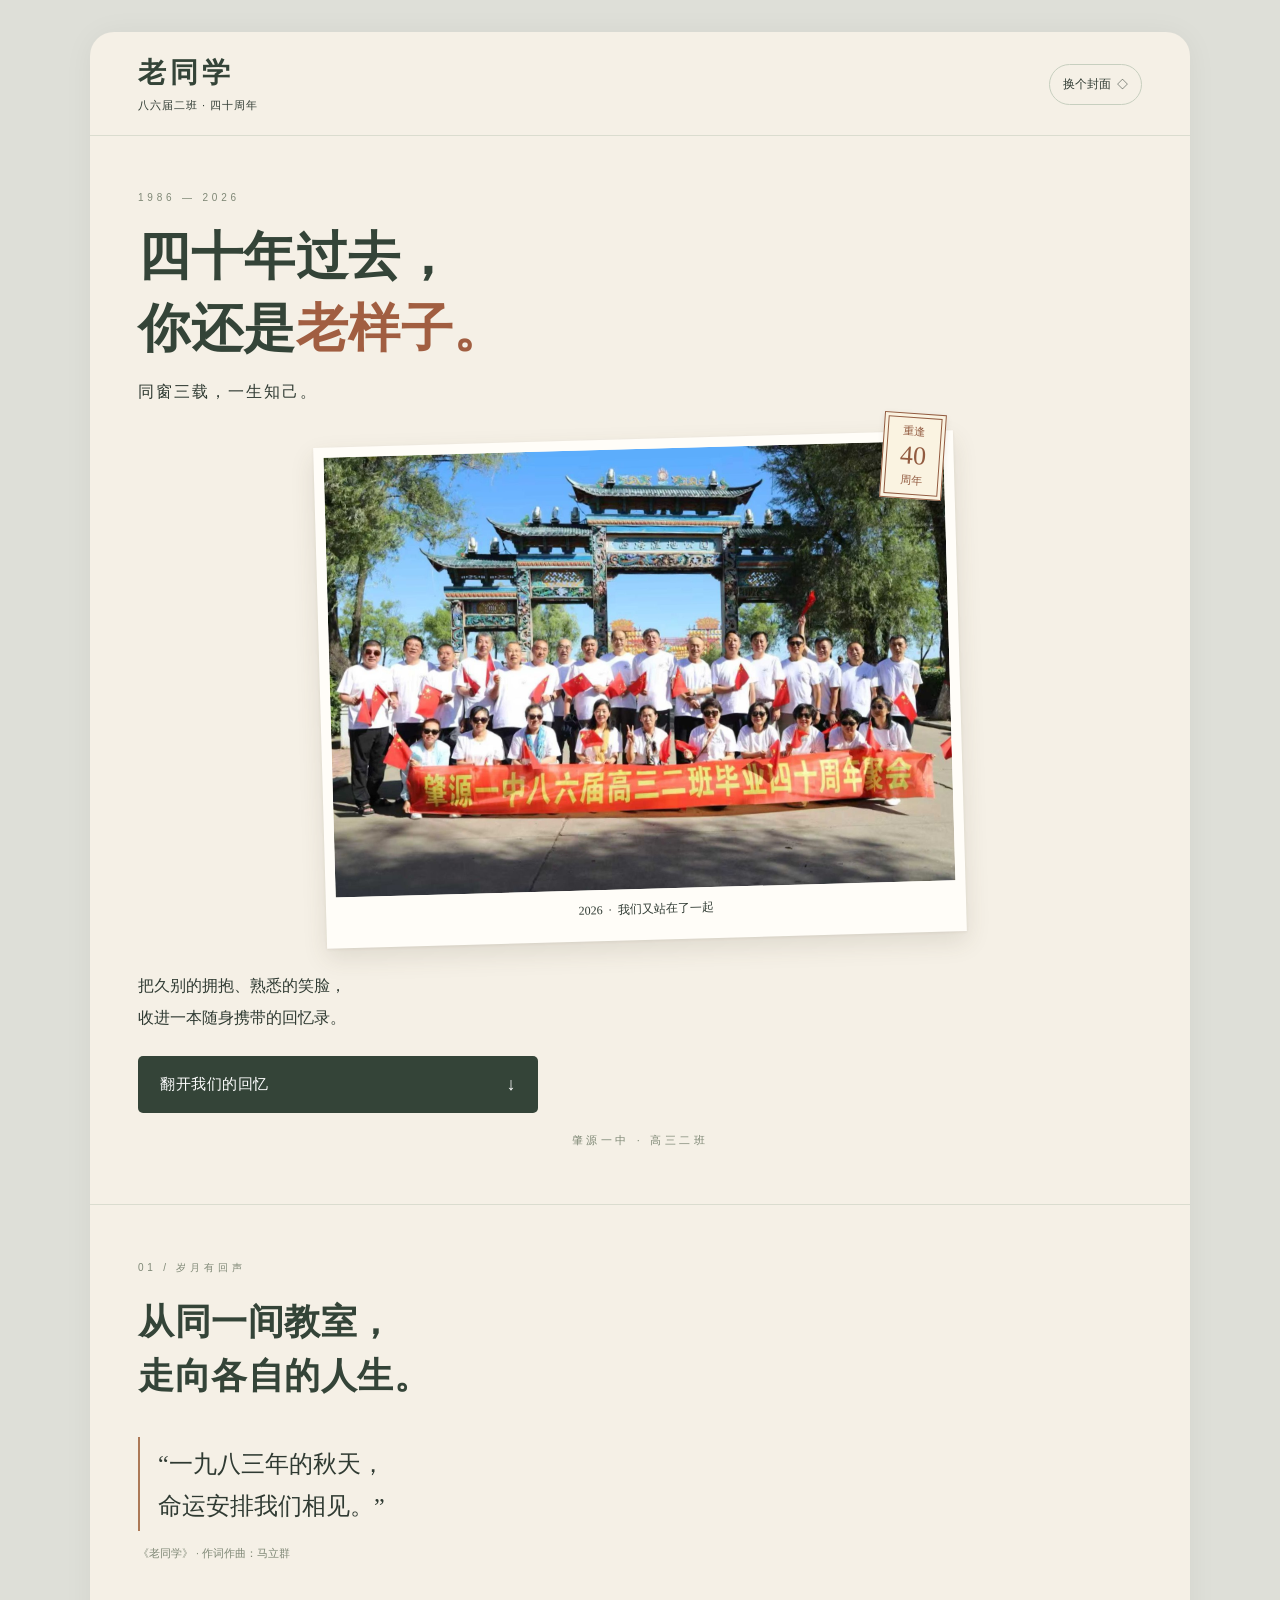
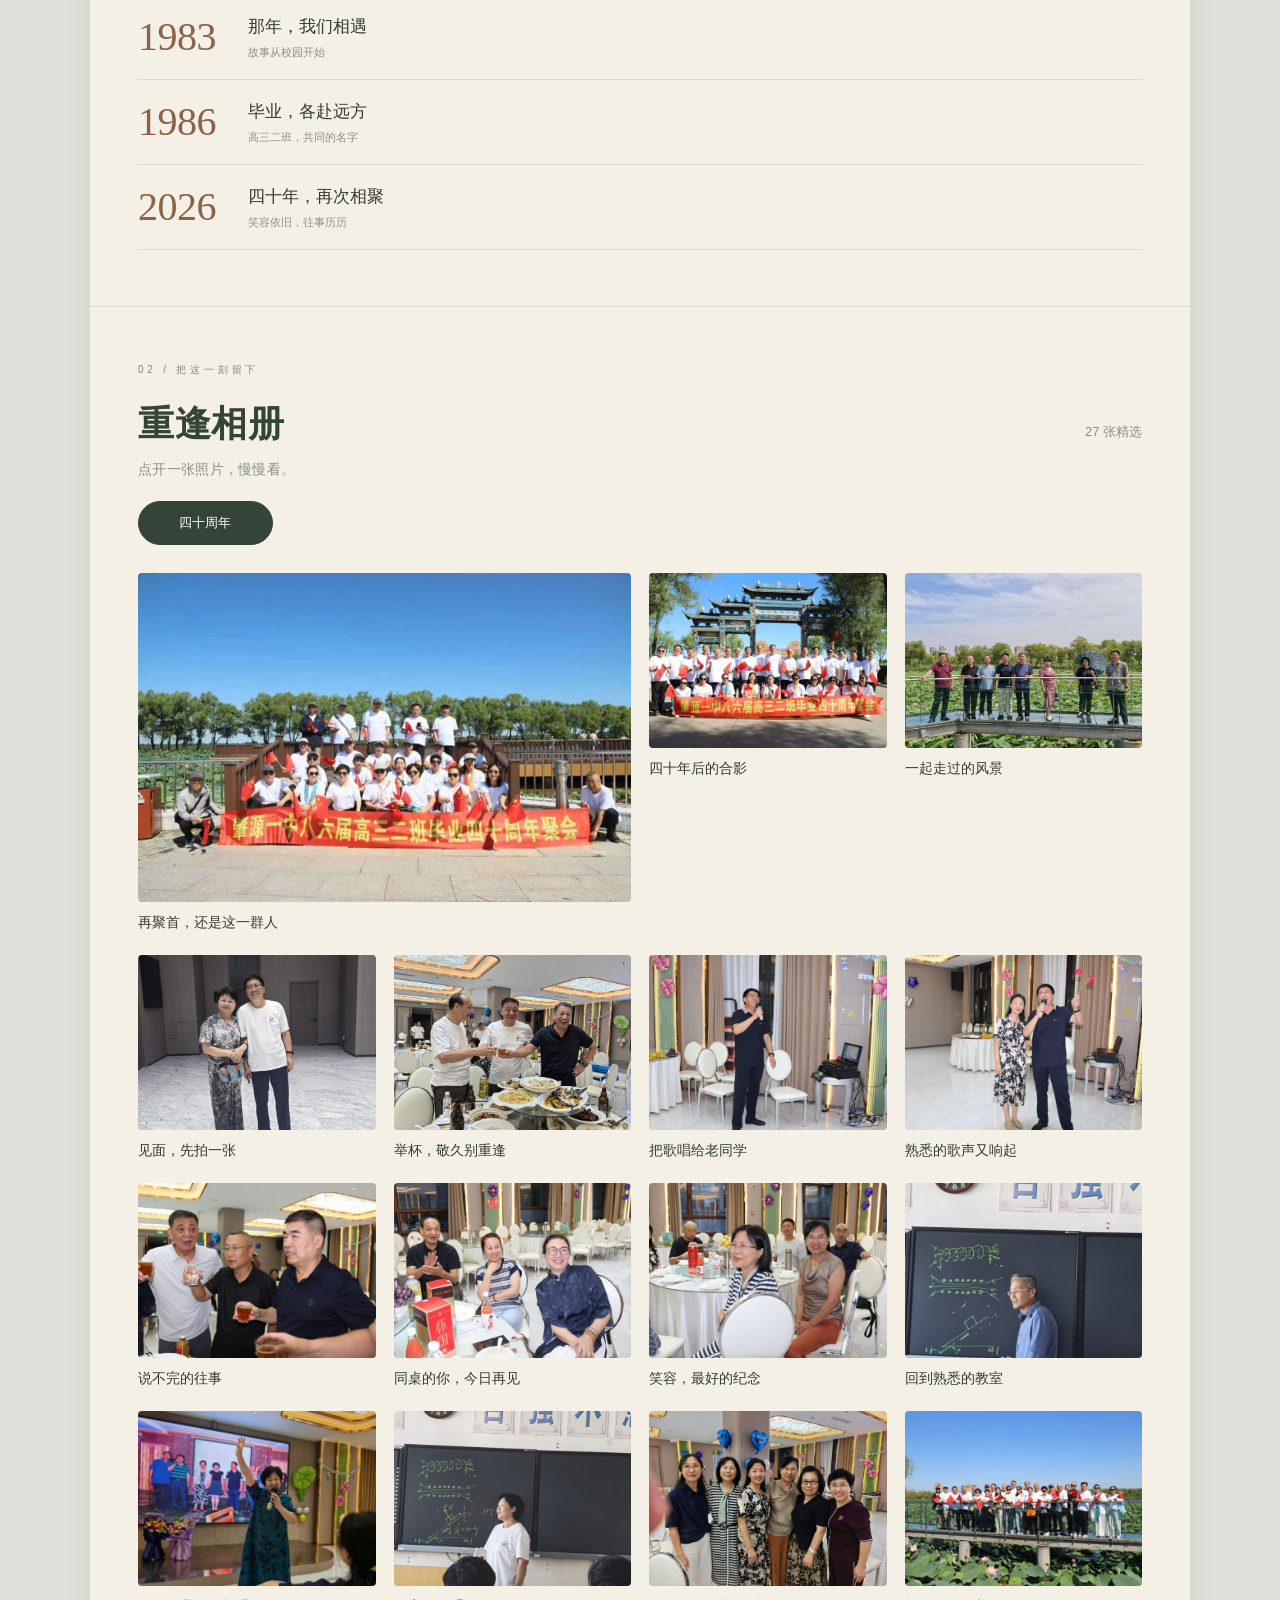
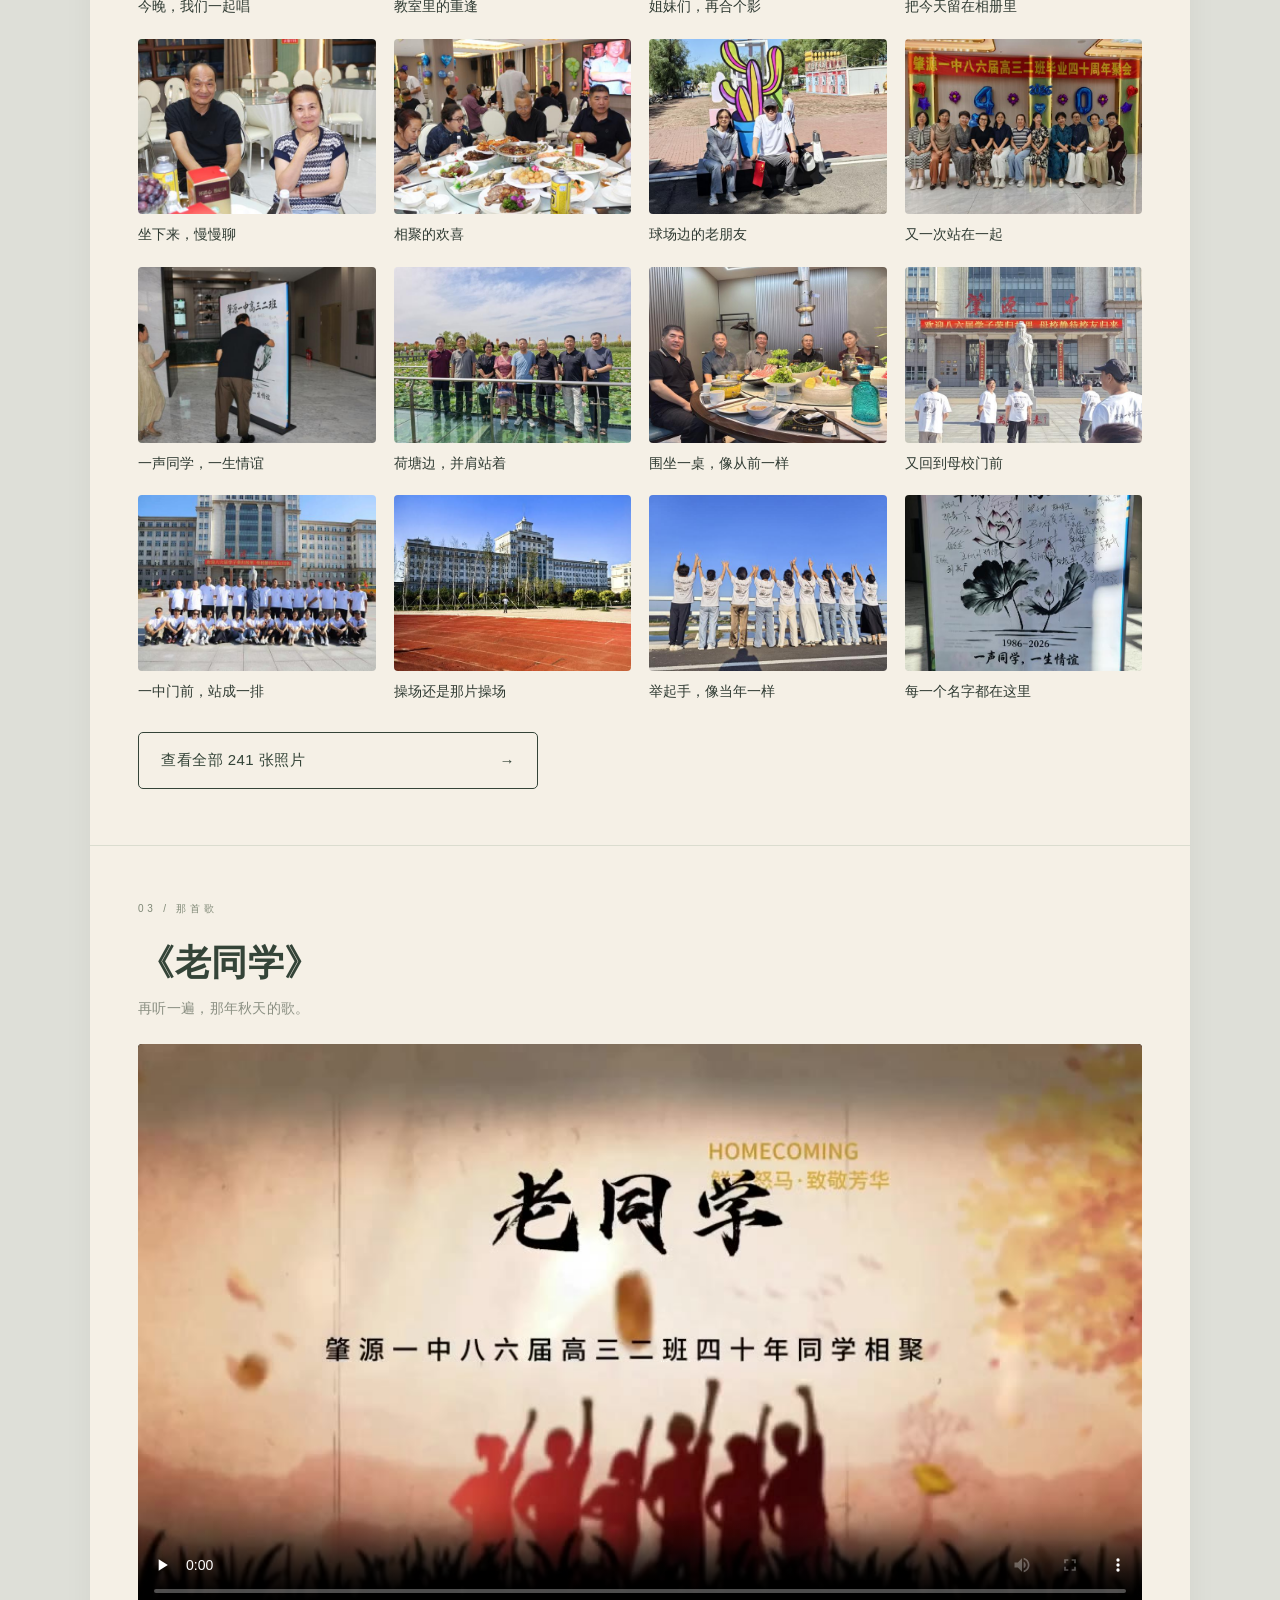
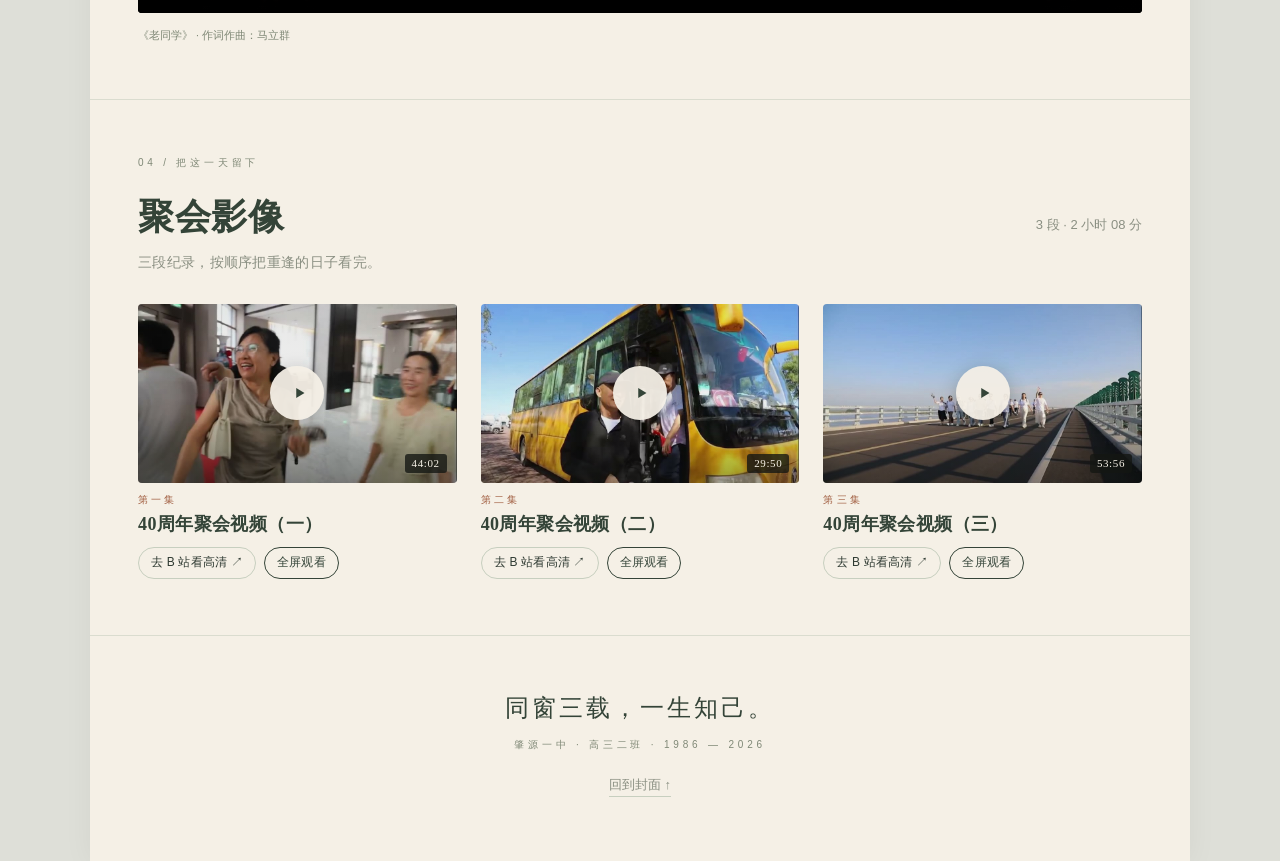
<file: index.html>
<!DOCTYPE html>
<html lang="zh-CN">
<head>
<meta charset="utf-8">
<meta name="viewport" content="width=device-width,initial-scale=1,viewport-fit=cover">
<meta name="theme-color" content="#f5f0e6">
<title>老同学 · 肇源一中八六届高三二班毕业四十周年聚会</title>
<meta name="description" content="1986 — 2026 · 四十年过去，你还是老样子。同窗三载，一生知己。">
<link rel="preload" as="image" href="assets/full/0265.jpg">
<link rel="stylesheet" href="assets/style.css">
</head>
<body>
<main class="book" id="home">

  <header class="top">
    <div class="brand">
      <h1>老同学</h1>
      <p>八六届二班 · 四十周年</p>
    </div>
    <button class="pill" id="coverBtn" type="button">换个封面 <i>◇</i></button>
  </header>

  <section class="hero">
    <div class="eyebrow">1986 — 2026</div>
    <h2>四十年过去，<br>你还是<em>老样子。</em></h2>
    <p class="lead">同窗三载，一生知己。</p>
    <div class="polaroid-wrap">
      <div class="stamp" aria-hidden="true"><span>重逢</span><strong>40</strong><span>周年</span></div>
      <figure class="polaroid">
        <div class="ph"><img id="coverImg" src="assets/full/0265.jpg" alt="肇源一中八六届高三二班毕业四十周年聚会合影" fetchpriority="high"></div>
        <figcaption><b>2026</b> &nbsp;·&nbsp; 我们又站在了一起</figcaption>
      </figure>
    </div>
    <p class="intro">把久别的拥抱、熟悉的笑脸，<br>收进一本随身携带的回忆录。</p>
    <a class="cta" href="#memory"><span>翻开我们的回忆</span><span class="arr">↓</span></a>
    <div class="school">肇源一中 · 高三二班</div>
  </section>

  <section class="sec" id="memory">
    <div class="eyebrow">01 / 岁月有回声</div>
    <h3>从同一间教室，<br>走向各自的人生。</h3>
    <blockquote class="quote">“一九八三年的秋天，<br>命运安排我们相见。”</blockquote>
    <div class="credit">《老同学》 · 作词作曲：马立群</div>
    <ul class="timeline">
      <li><span class="yr">1983</span><div><b>那年，我们相遇</b><small>故事从校园开始</small></div></li>
      <li><span class="yr">1986</span><div><b>毕业，各赴远方</b><small>高三二班，共同的名字</small></div></li>
      <li><span class="yr">2026</span><div><b>四十年，再次相聚</b><small>笑容依旧，往事历历</small></div></li>
    </ul>
  </section>

  <section class="sec" id="album">
    <div class="eyebrow">02 / 把这一刻留下</div>
    <div class="album-head"><h3>重逢相册</h3><span class="count" id="albumCount">27 张精选</span></div>
    <p class="sub">点开一张照片，慢慢看。</p>
    <div class="tabs" role="tablist">
      <button class="on" data-f="40" type="button">四十周年</button>
    </div>
    <div class="grid" id="grid">
      <figure class="card big" data-tag="40" data-i="0">
        <div class="im"><img src="assets/thumb/0085.jpg" data-full="assets/full/0085.jpg" alt="再聚首，还是这一群人" loading="eager" decoding="async"></div>
        <p>再聚首，还是这一群人</p>
      </figure>
      <figure class="card" data-tag="40" data-i="1">
        <div class="im"><img src="assets/thumb/0265.jpg" data-full="assets/full/0265.jpg" alt="四十年后的合影" loading="eager" decoding="async"></div>
        <p>四十年后的合影</p>
      </figure>
      <figure class="card" data-tag="40" data-i="2">
        <div class="im"><img src="assets/thumb/0061.jpg" data-full="assets/full/0061.jpg" alt="一起走过的风景" loading="eager" decoding="async"></div>
        <p>一起走过的风景</p>
      </figure>
      <figure class="card" data-tag="40" data-i="3">
        <div class="im"><img src="assets/thumb/0096.jpg" data-full="assets/full/0096.jpg" alt="见面，先拍一张" loading="lazy" decoding="async"></div>
        <p>见面，先拍一张</p>
      </figure>
      <figure class="card" data-tag="40" data-i="4">
        <div class="im"><img src="assets/thumb/0220.jpg" data-full="assets/full/0220.jpg" alt="举杯，敬久别重逢" loading="lazy" decoding="async"></div>
        <p>举杯，敬久别重逢</p>
      </figure>
      <figure class="card" data-tag="40" data-i="5">
        <div class="im"><img src="assets/thumb/0133.jpg" data-full="assets/full/0133.jpg" alt="把歌唱给老同学" loading="lazy" decoding="async"></div>
        <p>把歌唱给老同学</p>
      </figure>
      <figure class="card" data-tag="40" data-i="6">
        <div class="im"><img src="assets/thumb/0135.jpg" data-full="assets/full/0135.jpg" alt="熟悉的歌声又响起" loading="lazy" decoding="async"></div>
        <p>熟悉的歌声又响起</p>
      </figure>
      <figure class="card" data-tag="40" data-i="7">
        <div class="im"><img src="assets/thumb/0157.jpg" data-full="assets/full/0157.jpg" alt="说不完的往事" loading="lazy" decoding="async"></div>
        <p>说不完的往事</p>
      </figure>
      <figure class="card" data-tag="40" data-i="8">
        <div class="im"><img src="assets/thumb/0169.jpg" data-full="assets/full/0169.jpg" alt="同桌的你，今日再见" loading="lazy" decoding="async"></div>
        <p>同桌的你，今日再见</p>
      </figure>
      <figure class="card" data-tag="40" data-i="9">
        <div class="im"><img src="assets/thumb/0181.jpg" data-full="assets/full/0181.jpg" alt="笑容，最好的纪念" loading="lazy" decoding="async"></div>
        <p>笑容，最好的纪念</p>
      </figure>
      <figure class="card" data-tag="40" data-i="10">
        <div class="im"><img src="assets/thumb/0193.jpg" data-full="assets/full/0193.jpg" alt="回到熟悉的教室" loading="lazy" decoding="async"></div>
        <p>回到熟悉的教室</p>
      </figure>
      <figure class="card" data-tag="40" data-i="11">
        <div class="im"><img src="assets/thumb/0253.jpg" data-full="assets/full/0253.jpg" alt="今晚，我们一起唱" loading="lazy" decoding="async"></div>
        <p>今晚，我们一起唱</p>
      </figure>
      <figure class="card" data-tag="40" data-i="12">
        <div class="im"><img src="assets/thumb/0099.jpg" data-full="assets/full/0099.jpg" alt="教室里的重逢" loading="lazy" decoding="async"></div>
        <p>教室里的重逢</p>
      </figure>
      <figure class="card" data-tag="40" data-i="13">
        <div class="im"><img src="assets/thumb/0115.jpg" data-full="assets/full/0115.jpg" alt="姐妹们，再合个影" loading="lazy" decoding="async"></div>
        <p>姐妹们，再合个影</p>
      </figure>
      <figure class="card" data-tag="40" data-i="14">
        <div class="im"><img src="assets/thumb/0088.jpg" data-full="assets/full/0088.jpg" alt="把今天留在相册里" loading="lazy" decoding="async"></div>
        <p>把今天留在相册里</p>
      </figure>
      <figure class="card" data-tag="40" data-i="15">
        <div class="im"><img src="assets/thumb/0170.jpg" data-full="assets/full/0170.jpg" alt="坐下来，慢慢聊" loading="lazy" decoding="async"></div>
        <p>坐下来，慢慢聊</p>
      </figure>
      <figure class="card" data-tag="40" data-i="16">
        <div class="im"><img src="assets/thumb/0155.jpg" data-full="assets/full/0155.jpg" alt="相聚的欢喜" loading="lazy" decoding="async"></div>
        <p>相聚的欢喜</p>
      </figure>
      <figure class="card" data-tag="40" data-i="17">
        <div class="im"><img src="assets/thumb/0197.jpg" data-full="assets/full/0197.jpg" alt="球场边的老朋友" loading="lazy" decoding="async"></div>
        <p>球场边的老朋友</p>
      </figure>
      <figure class="card" data-tag="40" data-i="18">
        <div class="im"><img src="assets/thumb/0101.jpg" data-full="assets/full/0101.jpg" alt="又一次站在一起" loading="lazy" decoding="async"></div>
        <p>又一次站在一起</p>
      </figure>
      <figure class="card" data-tag="40" data-i="19">
        <div class="im"><img src="assets/thumb/0529.jpg" data-full="assets/full/0529.jpg" alt="一声同学，一生情谊" loading="lazy" decoding="async"></div>
        <p>一声同学，一生情谊</p>
      </figure>
      <figure class="card" data-tag="40" data-i="20">
        <div class="im"><img src="assets/thumb/0063.jpg" data-full="assets/full/0063.jpg" alt="荷塘边，并肩站着" loading="lazy" decoding="async"></div>
        <p>荷塘边，并肩站着</p>
      </figure>
      <figure class="card" data-tag="40" data-i="21">
        <div class="im"><img src="assets/thumb/0069.jpg" data-full="assets/full/0069.jpg" alt="围坐一桌，像从前一样" loading="lazy" decoding="async"></div>
        <p>围坐一桌，像从前一样</p>
      </figure>
      <figure class="card" data-tag="40" data-i="22">
        <div class="im"><img src="assets/thumb/0111.jpg" data-full="assets/full/0111.jpg" alt="又回到母校门前" loading="lazy" decoding="async"></div>
        <p>又回到母校门前</p>
      </figure>
      <figure class="card" data-tag="40" data-i="23">
        <div class="im"><img src="assets/thumb/0089.jpg" data-full="assets/full/0089.jpg" alt="一中门前，站成一排" loading="lazy" decoding="async"></div>
        <p>一中门前，站成一排</p>
      </figure>
      <figure class="card" data-tag="40" data-i="24">
        <div class="im"><img src="assets/thumb/0052.jpg" data-full="assets/full/0052.jpg" alt="操场还是那片操场" loading="lazy" decoding="async"></div>
        <p>操场还是那片操场</p>
      </figure>
      <figure class="card" data-tag="40" data-i="25">
        <div class="im"><img src="assets/thumb/0078.jpg" data-full="assets/full/0078.jpg" alt="举起手，像当年一样" loading="lazy" decoding="async"></div>
        <p>举起手，像当年一样</p>
      </figure>
      <figure class="card" data-tag="40" data-i="26">
        <div class="im"><img src="assets/thumb/0024.jpg" data-full="assets/full/0024.jpg" alt="每一个名字都在这里" loading="lazy" decoding="async"></div>
        <p>每一个名字都在这里</p>
      </figure>
    </div>
    <a class="more" href="gallery.html"><span>查看全部 241 张照片</span><span class="arr">→</span></a>
  </section>

  <section class="sec" id="song">
    <div class="eyebrow">03 / 那首歌</div>
    <h3>《老同学》</h3>
    <p class="sub">再听一遍，那年秋天的歌。</p>
    <div class="video">
      <video controls playsinline webkit-playsinline preload="none" poster="assets/video/poster.jpg">
        <source src="assets/video/laotongxue.mp4" type="video/mp4">
      </video>
    </div>
    <div class="credit">《老同学》 · 作词作曲：马立群</div>
  </section>


  <section class="sec" id="films">
    <div class="eyebrow">04 / 把这一天留下</div>
    <div class="album-head"><h3>聚会影像</h3><span class="count">3 段 · 2 小时 08 分</span></div>
    <p class="sub">三段纪录，按顺序把重逢的日子看完。</p>
    <div class="films">
      <article class="film" data-bvid="BV1MWsN6bEzf">
        <div class="film-cover" role="button" tabindex="0" data-cover="assets/video/cover1.jpg" data-title="40周年聚会视频（一）" data-dur="44:02" data-play-label="播放第一集" aria-label="播放第一集">
          <img src="assets/video/cover1.jpg" alt="40周年聚会视频（一）" decoding="async">
          <span class="film-play" aria-hidden="true">
            <span class="film-play-btn">
              <svg viewBox="0 0 24 24" width="22" height="22"><path d="M9 6.5v11l9-5.5z" fill="currentColor"/></svg>
            </span>
          </span>
          <span class="film-dur">44:02</span>
        </div>
        <div class="film-meta">
          <span class="film-ep">第一集</span>
          <h4>40周年聚会视频（一）</h4>
          <div class="film-actions">
            <a class="film-bl" href="https://www.bilibili.com/video/BV1MWsN6bEzf/" target="_blank" rel="noopener noreferrer">去 B 站看高清 ↗</a>
            <button class="film-fs" type="button">全屏观看</button>
          </div>
        </div>
      </article>
      <article class="film" data-bvid="BV1MWsN6bEhK">
        <div class="film-cover" role="button" tabindex="0" data-cover="assets/video/cover2.jpg" data-title="40周年聚会视频（二）" data-dur="29:50" data-play-label="播放第二集" aria-label="播放第二集">
          <img src="assets/video/cover2.jpg" alt="40周年聚会视频（二）" decoding="async">
          <span class="film-play" aria-hidden="true">
            <span class="film-play-btn">
              <svg viewBox="0 0 24 24" width="22" height="22"><path d="M9 6.5v11l9-5.5z" fill="currentColor"/></svg>
            </span>
          </span>
          <span class="film-dur">29:50</span>
        </div>
        <div class="film-meta">
          <span class="film-ep">第二集</span>
          <h4>40周年聚会视频（二）</h4>
          <div class="film-actions">
            <a class="film-bl" href="https://www.bilibili.com/video/BV1MWsN6bEhK/" target="_blank" rel="noopener noreferrer">去 B 站看高清 ↗</a>
            <button class="film-fs" type="button">全屏观看</button>
          </div>
        </div>
      </article>
      <article class="film" data-bvid="BV1bWsN6bErP">
        <div class="film-cover" role="button" tabindex="0" data-cover="assets/video/cover3.jpg" data-title="40周年聚会视频（三）" data-dur="53:56" data-play-label="播放第三集" aria-label="播放第三集">
          <img src="assets/video/cover3.jpg" alt="40周年聚会视频（三）" decoding="async">
          <span class="film-play" aria-hidden="true">
            <span class="film-play-btn">
              <svg viewBox="0 0 24 24" width="22" height="22"><path d="M9 6.5v11l9-5.5z" fill="currentColor"/></svg>
            </span>
          </span>
          <span class="film-dur">53:56</span>
        </div>
        <div class="film-meta">
          <span class="film-ep">第三集</span>
          <h4>40周年聚会视频（三）</h4>
          <div class="film-actions">
            <a class="film-bl" href="https://www.bilibili.com/video/BV1bWsN6bErP/" target="_blank" rel="noopener noreferrer">去 B 站看高清 ↗</a>
            <button class="film-fs" type="button">全屏观看</button>
          </div>
        </div>
      </article>
    </div>
  </section>

  <footer class="foot">
    <div class="t">同窗三载，一生知己。</div>
    <div class="eyebrow">肇源一中 · 高三二班 · 1986 — 2026</div>
    <a class="totop" href="#home">回到封面 ↑</a>
  </footer>
</main>

<div class="film-overlay" id="filmOverlay" hidden aria-hidden="true">
  <button class="film-overlay-close" type="button" aria-label="关闭全屏">✕</button>
  <div class="film-overlay-stage" id="filmOverlayStage"></div>
</div>

<script src="assets/lightbox.js"></script>
<script>
(function(){
  // cover switcher
  var covers=["assets/full/0265.jpg", "assets/full/0085.jpg", "assets/full/0101.jpg", "assets/full/0088.jpg", "assets/full/0089.jpg"],ci=0,img=document.getElementById('coverImg');
  document.getElementById('coverBtn').addEventListener('click',function(){
    ci=(ci+1)%covers.length;var n=new Image();n.onload=function(){img.style.opacity=0;setTimeout(function(){img.src=covers[ci];img.style.opacity=1;},200);};n.src=covers[ci];
  });
  // smooth anchor scroll
  document.querySelectorAll('a[href^="#"]').forEach(function(a){a.addEventListener('click',function(e){var t=document.querySelector(a.getAttribute('href'));if(t){e.preventDefault();t.scrollIntoView({behavior:'smooth'});}});});
  // filters
  var cards=[].slice.call(document.querySelectorAll('#grid .card'));
  document.querySelectorAll('.tabs button').forEach(function(b){b.addEventListener('click',function(){
    document.querySelectorAll('.tabs button').forEach(function(x){x.classList.toggle('on',x===b);});
    var f=b.dataset.f,first=true;
    cards.forEach(function(c){var show=f==='all'||c.dataset.tag===f;c.classList.toggle('hide',!show);
      c.classList.toggle('big',show&&first);if(show)first=false;});
  });});
  // lightbox over visible cards
  cards.forEach(function(c){c.addEventListener('click',function(){
    var vis=cards.filter(function(x){return !x.classList.contains('hide');});
    var list=vis.map(function(x){var im=x.querySelector('img');return {src:im.dataset.full,cap:x.querySelector('p').textContent};});
    Lightbox.open(list,vis.indexOf(c));
  });});
  // only one video
  // reunion films: tap cover -> Bilibili iframe; 全屏观看 uses a site overlay
  (function(){
    var covers = document.querySelectorAll('#films .film-cover');
    var overlay = document.getElementById('filmOverlay');
    var stage = document.getElementById('filmOverlayStage');
    var closeBtn = overlay && overlay.querySelector('.film-overlay-close');
    var overlayOpen = false;
    var overlayFilm = null;
    var savedScroll = 0;

    function playerSrc(bvid){
      return 'https://player.bilibili.com/player.html?isOutside=true&bvid='+encodeURIComponent(bvid)+'&page=1&autoplay=1&high_quality=1&danmaku=0';
    }
    function iframeHTML(bvid, title){
      return '<iframe src="'+playerSrc(bvid)+'" allowfullscreen="true" webkitallowfullscreen="true" mozallowfullscreen="true" scrolling="no" frameborder="0" referrerpolicy="strict-origin-when-cross-origin" allow="autoplay; fullscreen; picture-in-picture; encrypted-media" title="'+(title||'')+'"></iframe>';
    }
    function posterHTML(el){
      var src = el.getAttribute('data-cover');
      var title = el.getAttribute('data-title') || '';
      var dur = el.getAttribute('data-dur') || '';
      return '<img src="'+src+'" alt="'+title+'" decoding="async">'
        + '<span class="film-play" aria-hidden="true"><span class="film-play-btn">'
        + '<svg viewBox="0 0 24 24" width="22" height="22"><path d="M9 6.5v11l9-5.5z" fill="currentColor"/></svg>'
        + '</span></span>'
        + '<span class="film-dur">'+dur+'</span>';
    }
    function anyPlaying(){
      return document.querySelector('#films .film-cover.playing');
    }
    function syncPlayingClass(){
      document.body.classList.toggle('film-playing', !!anyPlaying() || overlayOpen);
    }
    function stop(el){
      if(!el.classList.contains('playing')) return;
      el.classList.remove('playing');
      el.innerHTML = posterHTML(el);
      el.setAttribute('role','button');
      el.setAttribute('tabindex','0');
      el.setAttribute('aria-label', el.getAttribute('data-play-label') || '播放');
    }
    function pauseSong(){
      var song = document.querySelector('#song video');
      if(song && !song.paused) try{ song.pause(); }catch(e){}
    }
    function stopAll(){
      covers.forEach(stop);
      pauseSong();
      syncPlayingClass();
    }
    function play(el){
      if(el.classList.contains('playing')) return;
      stopAll();
      var film = el.closest('.film');
      var bvid = film && film.getAttribute('data-bvid');
      if(!bvid) return;
      el.classList.add('playing');
      el.removeAttribute('role');
      el.removeAttribute('tabindex');
      el.removeAttribute('aria-label');
      el.innerHTML = iframeHTML(bvid, el.getAttribute('data-title')||'');
      syncPlayingClass();
    }
    function sizeStage(){
      if(!stage) return;
      var iframe = stage.querySelector('iframe');
      if(!iframe) return;
      var w = stage.clientWidth, h = stage.clientHeight;
      if(!w || !h) return;
      var iw, ih;
      if(w / h > 16/9){ ih = h; iw = h * 16/9; }
      else { iw = w; ih = w * 9/16; }
      iframe.style.width = Math.round(iw) + 'px';
      iframe.style.height = Math.round(ih) + 'px';
    }
    function isNativeFs(){
      return document.fullscreenElement || document.webkitFullscreenElement;
    }
    function requestFs(el){
      var fn = el.requestFullscreen || el.webkitRequestFullscreen || el.webkitRequestFullScreen;
      if(!fn) return;
      try{
        var p = fn.call(el);
        if(p && p.catch) p.catch(function(){});
      }catch(e){}
    }
    function exitFs(){
      if(!isNativeFs()) return;
      var fn = document.exitFullscreen || document.webkitExitFullscreen;
      if(!fn) return;
      try{
        var p = fn.call(document);
        if(p && p.catch) p.catch(function(){});
      }catch(e){}
    }
    function lockScroll(){
      savedScroll = window.scrollY || window.pageYOffset || 0;
      document.body.classList.add('film-fs-open','noscroll');
      document.body.style.position = 'fixed';
      document.body.style.top = '-' + savedScroll + 'px';
      document.body.style.left = '0';
      document.body.style.right = '0';
      document.body.style.width = '100%';
    }
    function unlockScroll(){
      document.body.classList.remove('film-fs-open','noscroll');
      document.body.style.position = '';
      document.body.style.top = '';
      document.body.style.left = '';
      document.body.style.right = '';
      document.body.style.width = '';
      window.scrollTo(0, savedScroll);
    }
    function closeOverlay(){
      if(!overlayOpen) return;
      overlayOpen = false;
      var film = overlayFilm;
      overlayFilm = null;
      exitFs();
      if(stage) stage.innerHTML = '';
      if(overlay){
        overlay.hidden = true;
        overlay.setAttribute('aria-hidden','true');
        overlay.classList.remove('open');
      }
      unlockScroll();
      if(film){
        var cover = film.querySelector('.film-cover');
        if(cover && !cover.classList.contains('playing')) play(cover);
      }
      syncPlayingClass();
    }
    function openOverlay(film){
      if(!film || !overlay) return;
      var bvid = film.getAttribute('data-bvid');
      var cover = film.querySelector('.film-cover');
      var title = (cover && cover.getAttribute('data-title')) || '';
      if(!bvid) return;
      pauseSong();
      // only one player: clear inline iframe first
      covers.forEach(function(el){
        if(el.classList.contains('playing')) stop(el);
      });
      overlayFilm = film;
      overlayOpen = true;
      stage.innerHTML = iframeHTML(bvid, title);
      overlay.hidden = false;
      overlay.setAttribute('aria-hidden','false');
      overlay.classList.add('open');
      lockScroll();
      syncPlayingClass();
      sizeStage();
      requestAnimationFrame(function(){ sizeStage(); requestFs(overlay); });
      if(closeBtn) try{ closeBtn.focus(); }catch(e){}
    }

    covers.forEach(function(el){
      el.addEventListener('click', function(){ play(el); });
      el.addEventListener('keydown', function(e){
        if(e.key==='Enter' || e.key===' '){ e.preventDefault(); play(el); }
      });
    });
    document.querySelectorAll('#films .film-fs').forEach(function(btn){
      btn.addEventListener('click', function(){
        var film = btn.closest('.film');
        if(film) openOverlay(film);
      });
    });
    if(closeBtn) closeBtn.addEventListener('click', function(){ closeOverlay(); });
    document.addEventListener('keydown', function(e){
      if(e.key==='Escape' && overlayOpen){ e.preventDefault(); closeOverlay(); }
    });
    function onFsChange(){
      if(overlayOpen && !isNativeFs()){
        closeOverlay();
      }
    }
    document.addEventListener('fullscreenchange', onFsChange);
    document.addEventListener('webkitfullscreenchange', onFsChange);
    window.addEventListener('resize', function(){ if(overlayOpen) sizeStage(); });
    window.addEventListener('orientationchange', function(){ setTimeout(sizeStage, 80); });
  })();
})();
</script>
</body>
</html>
</file>
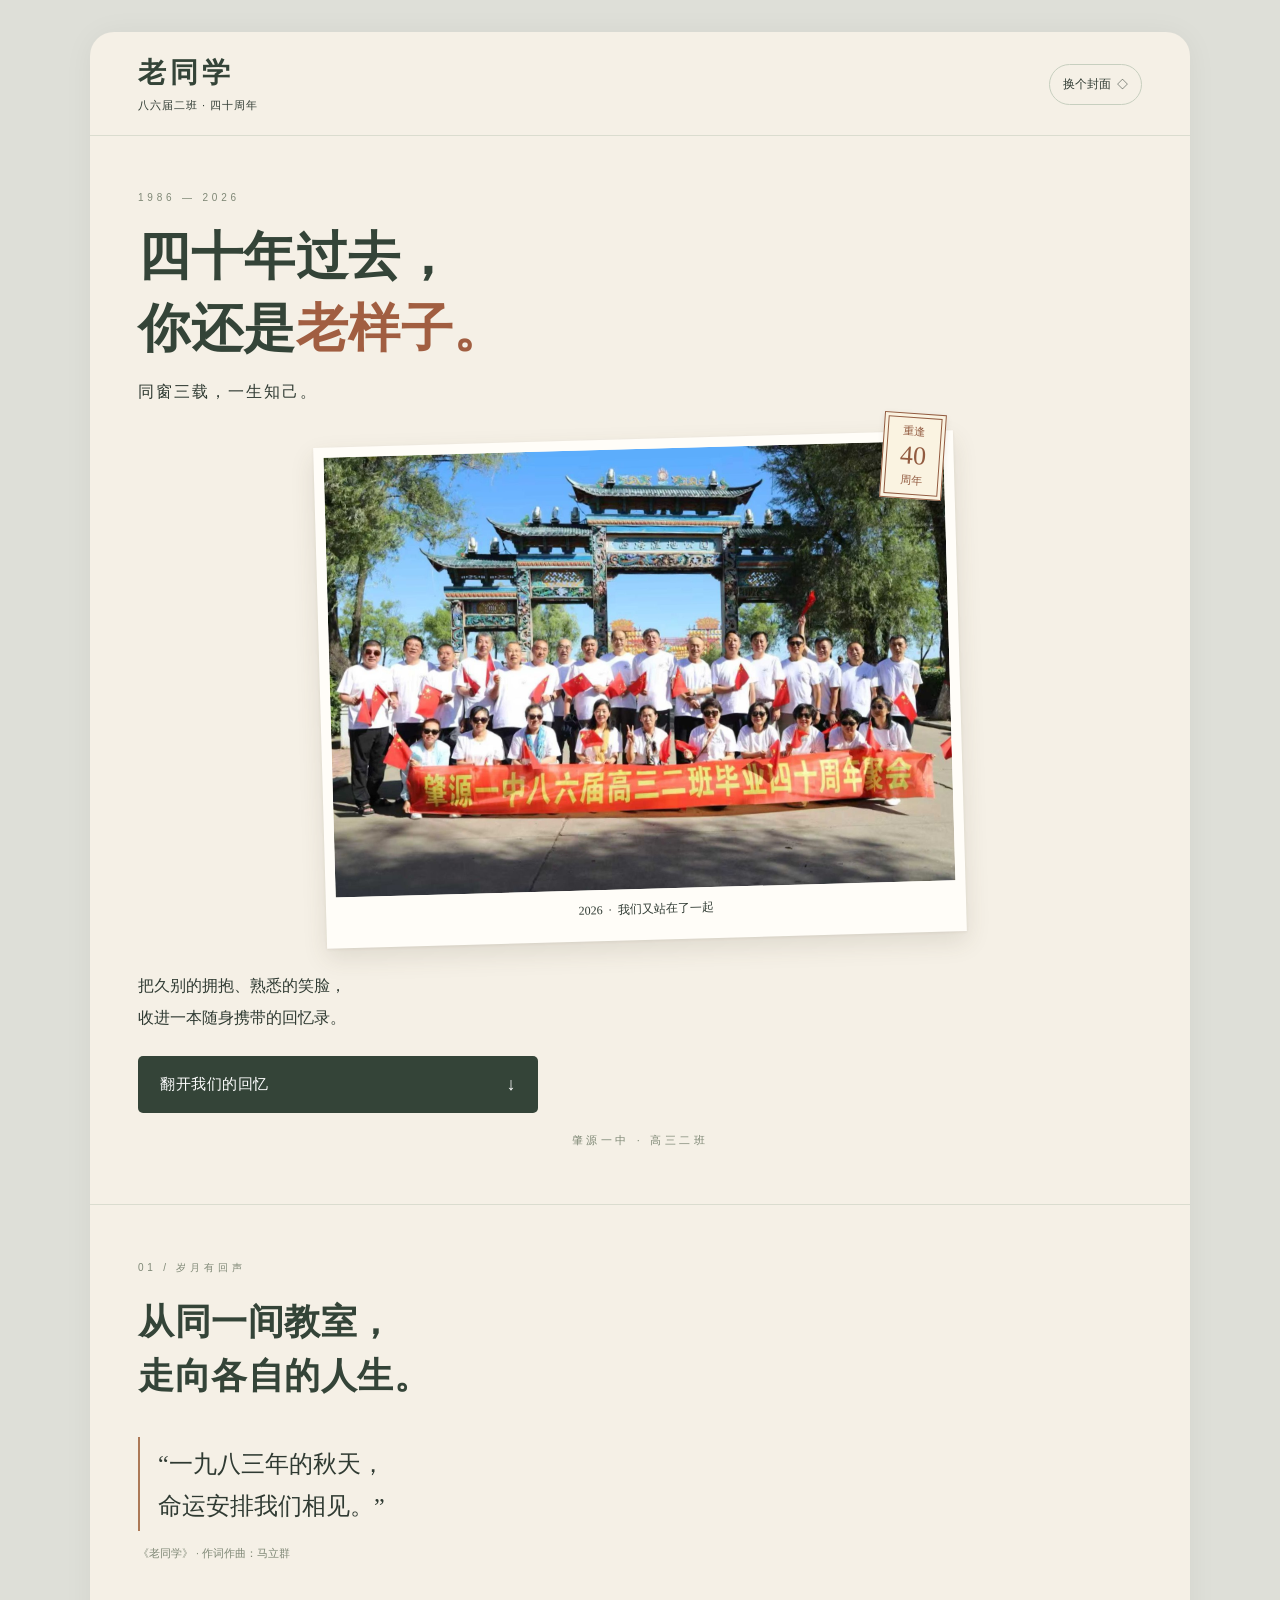
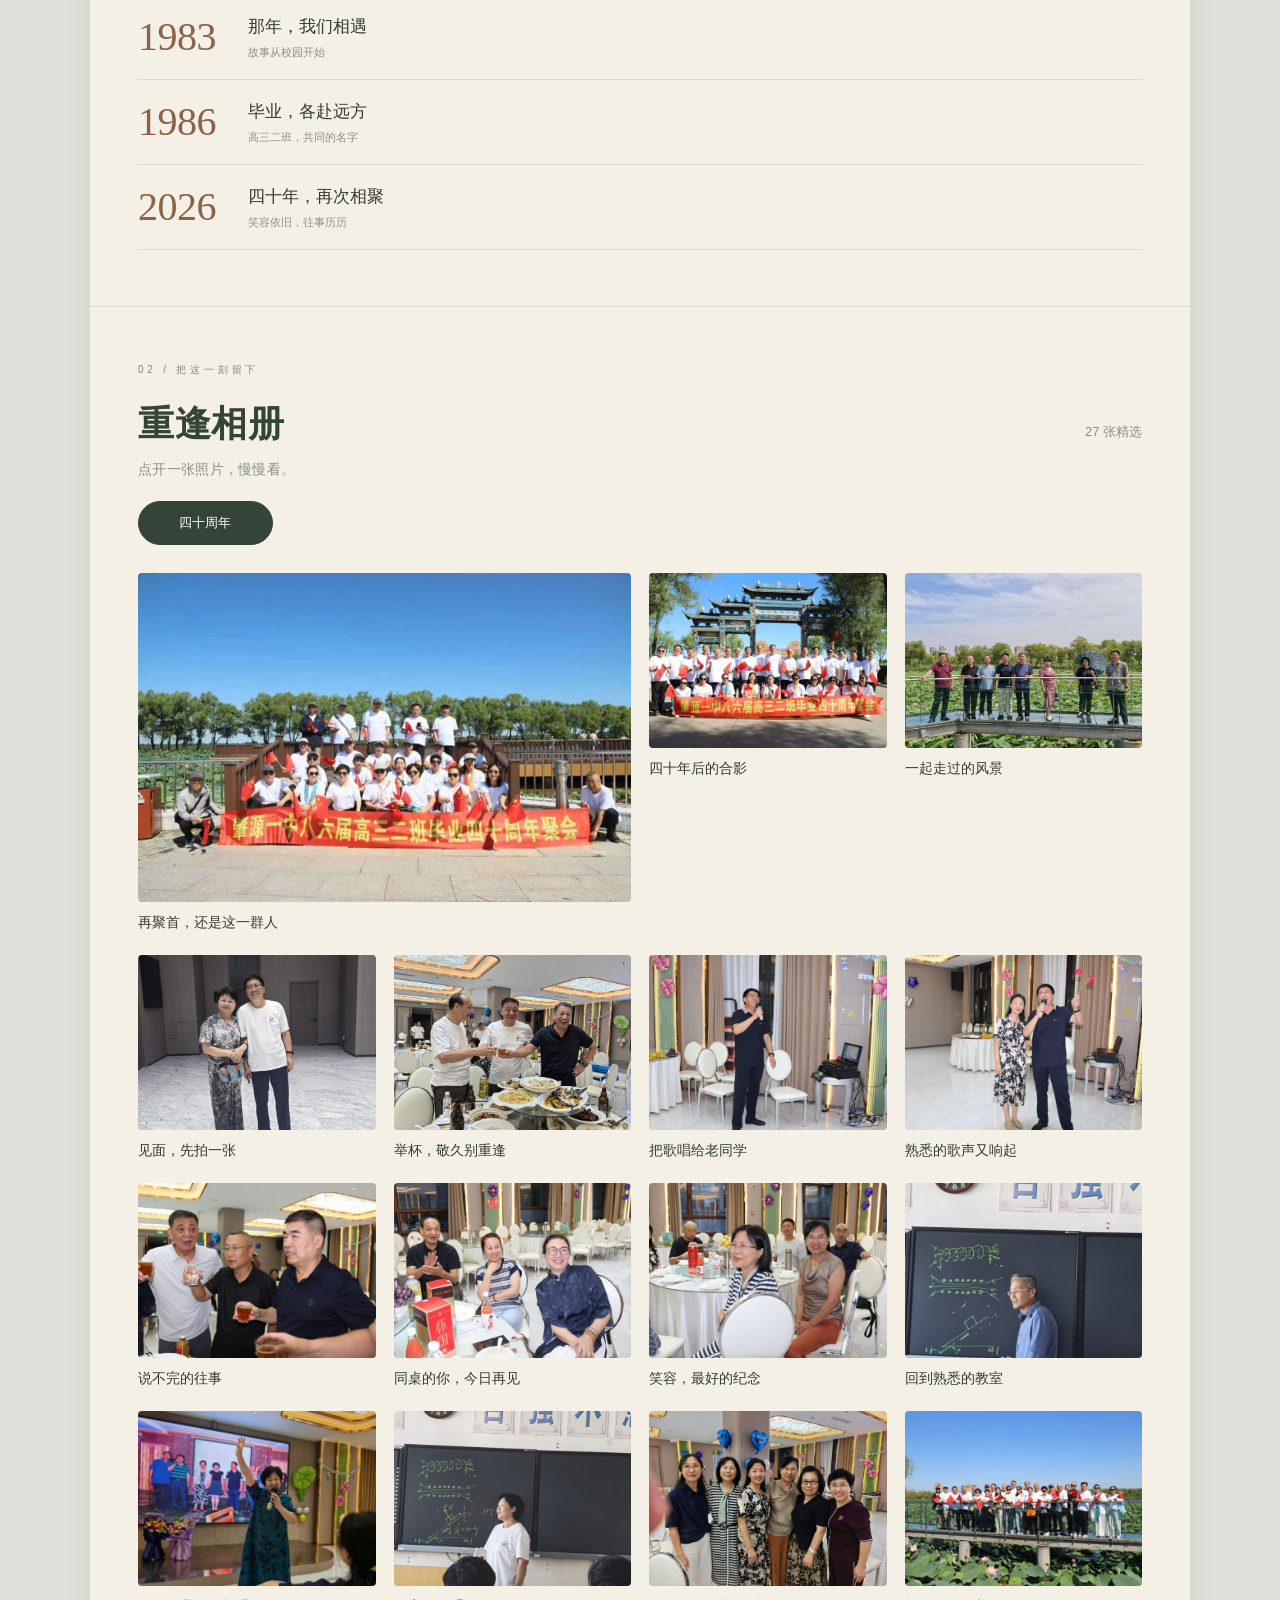
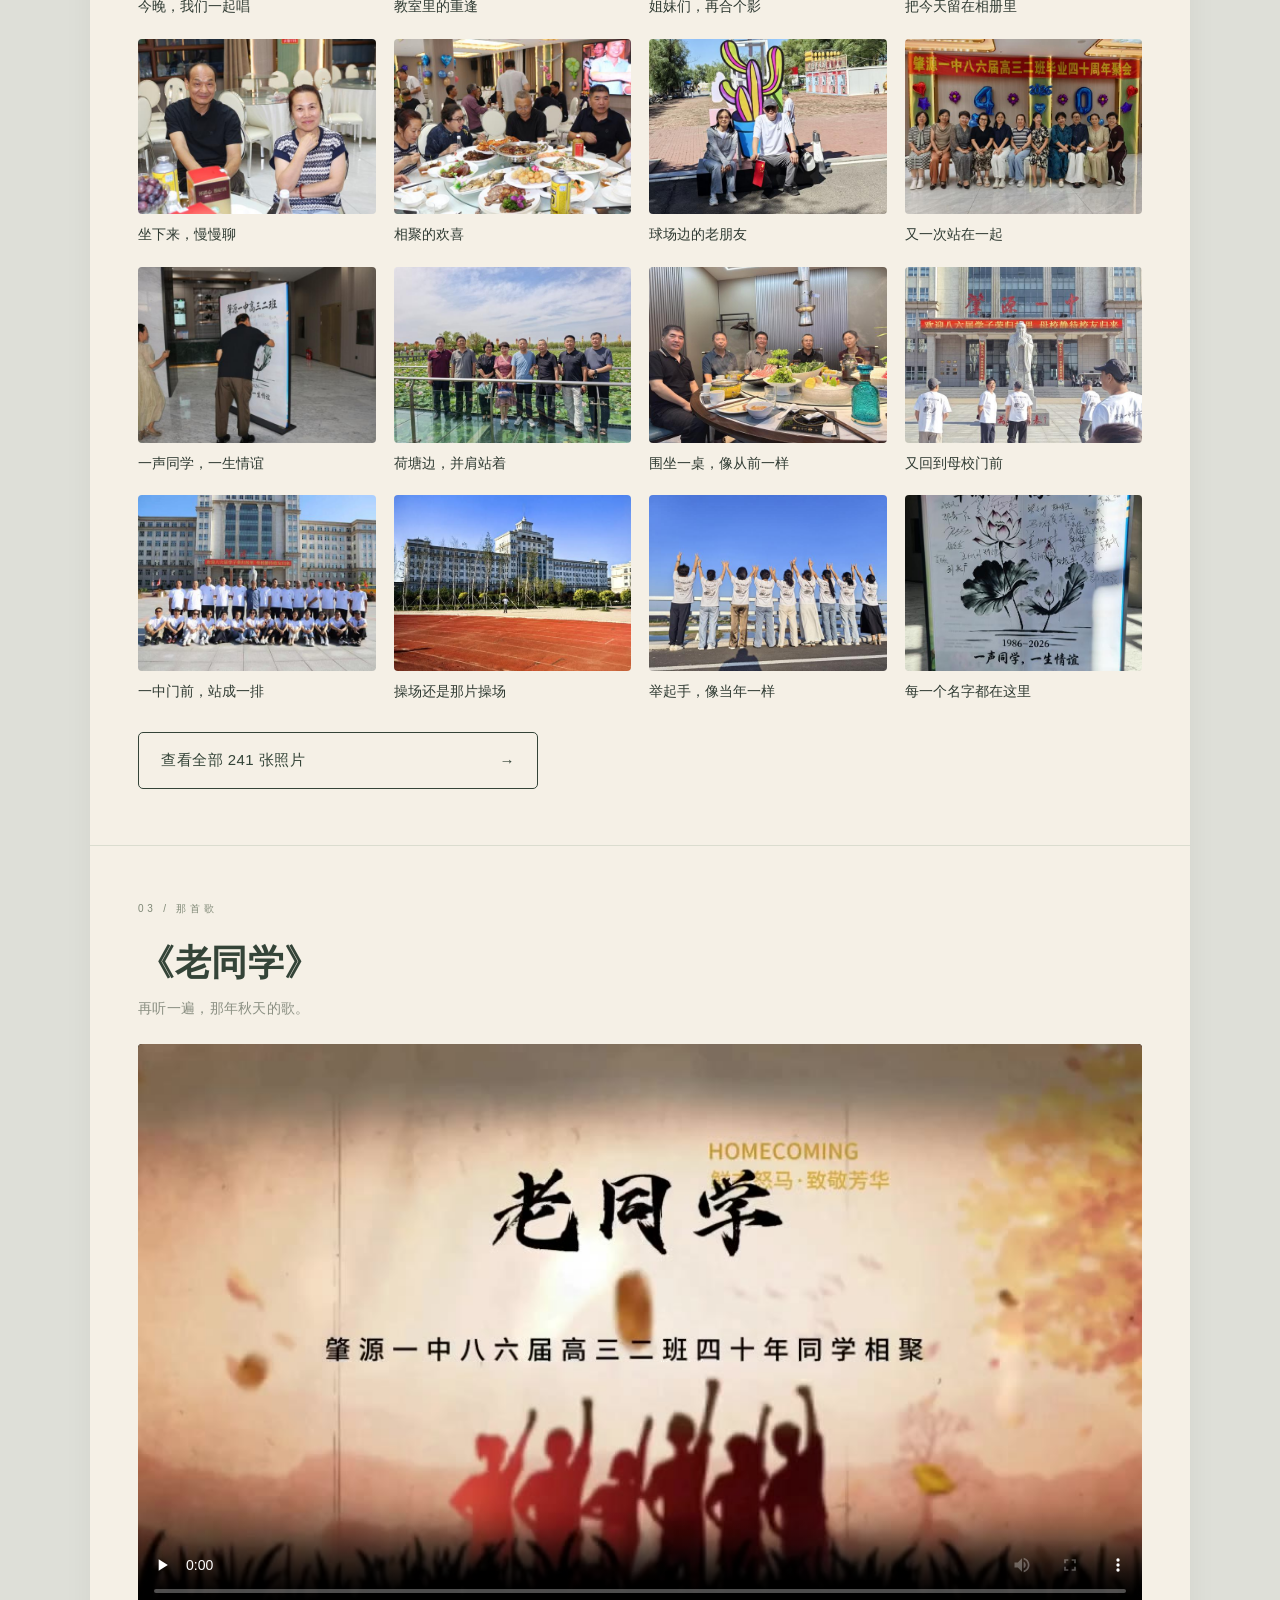
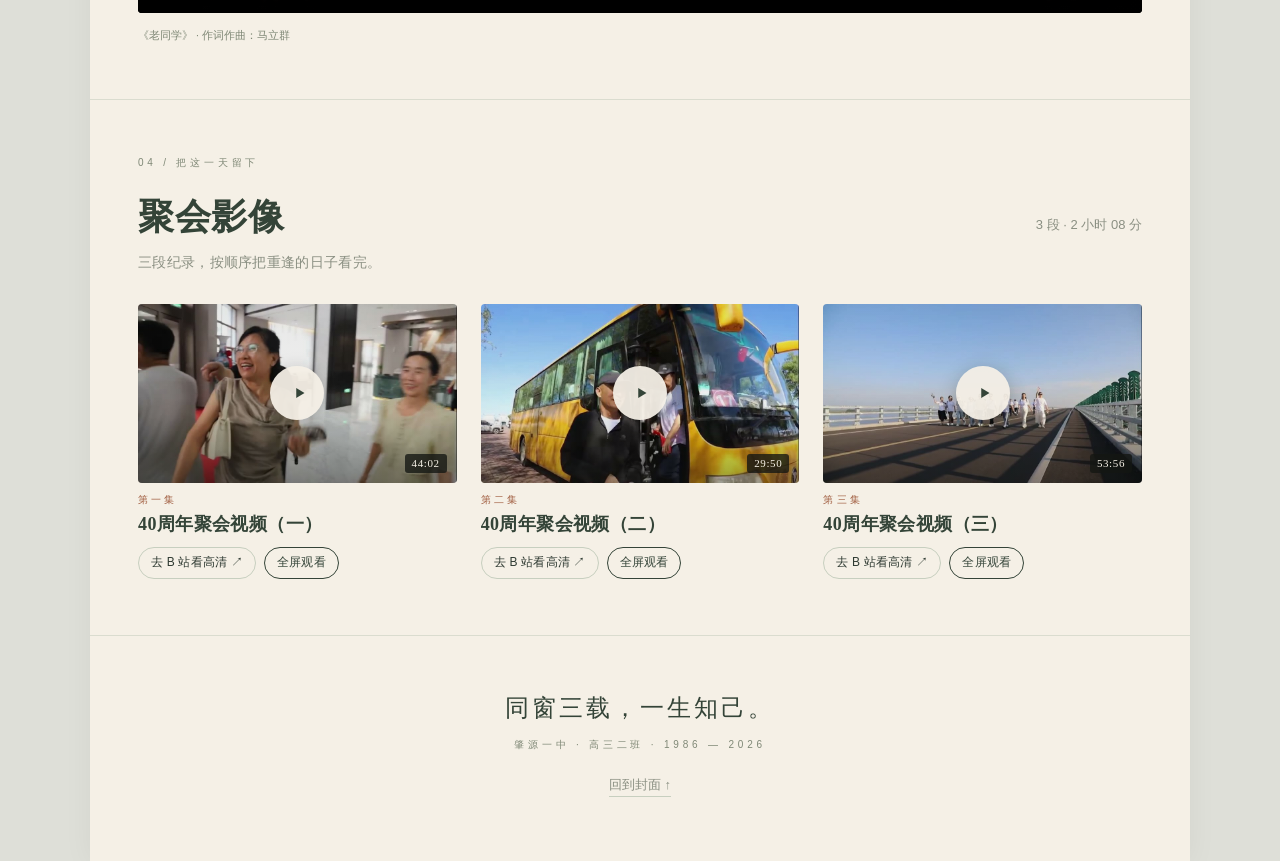
<file: preview/index.html>
<!DOCTYPE html>
<html lang="zh-CN">
<head>
<meta charset="utf-8">
<meta name="viewport" content="width=device-width,initial-scale=1">
<meta http-equiv="refresh" content="0;url=../">
<link rel="canonical" href="../">
<title>跳转中…</title>
<script>location.replace("../");</script>
</head>
<body>
<p><a href="../">进入首页</a></p>
</body>
</html>
</file>
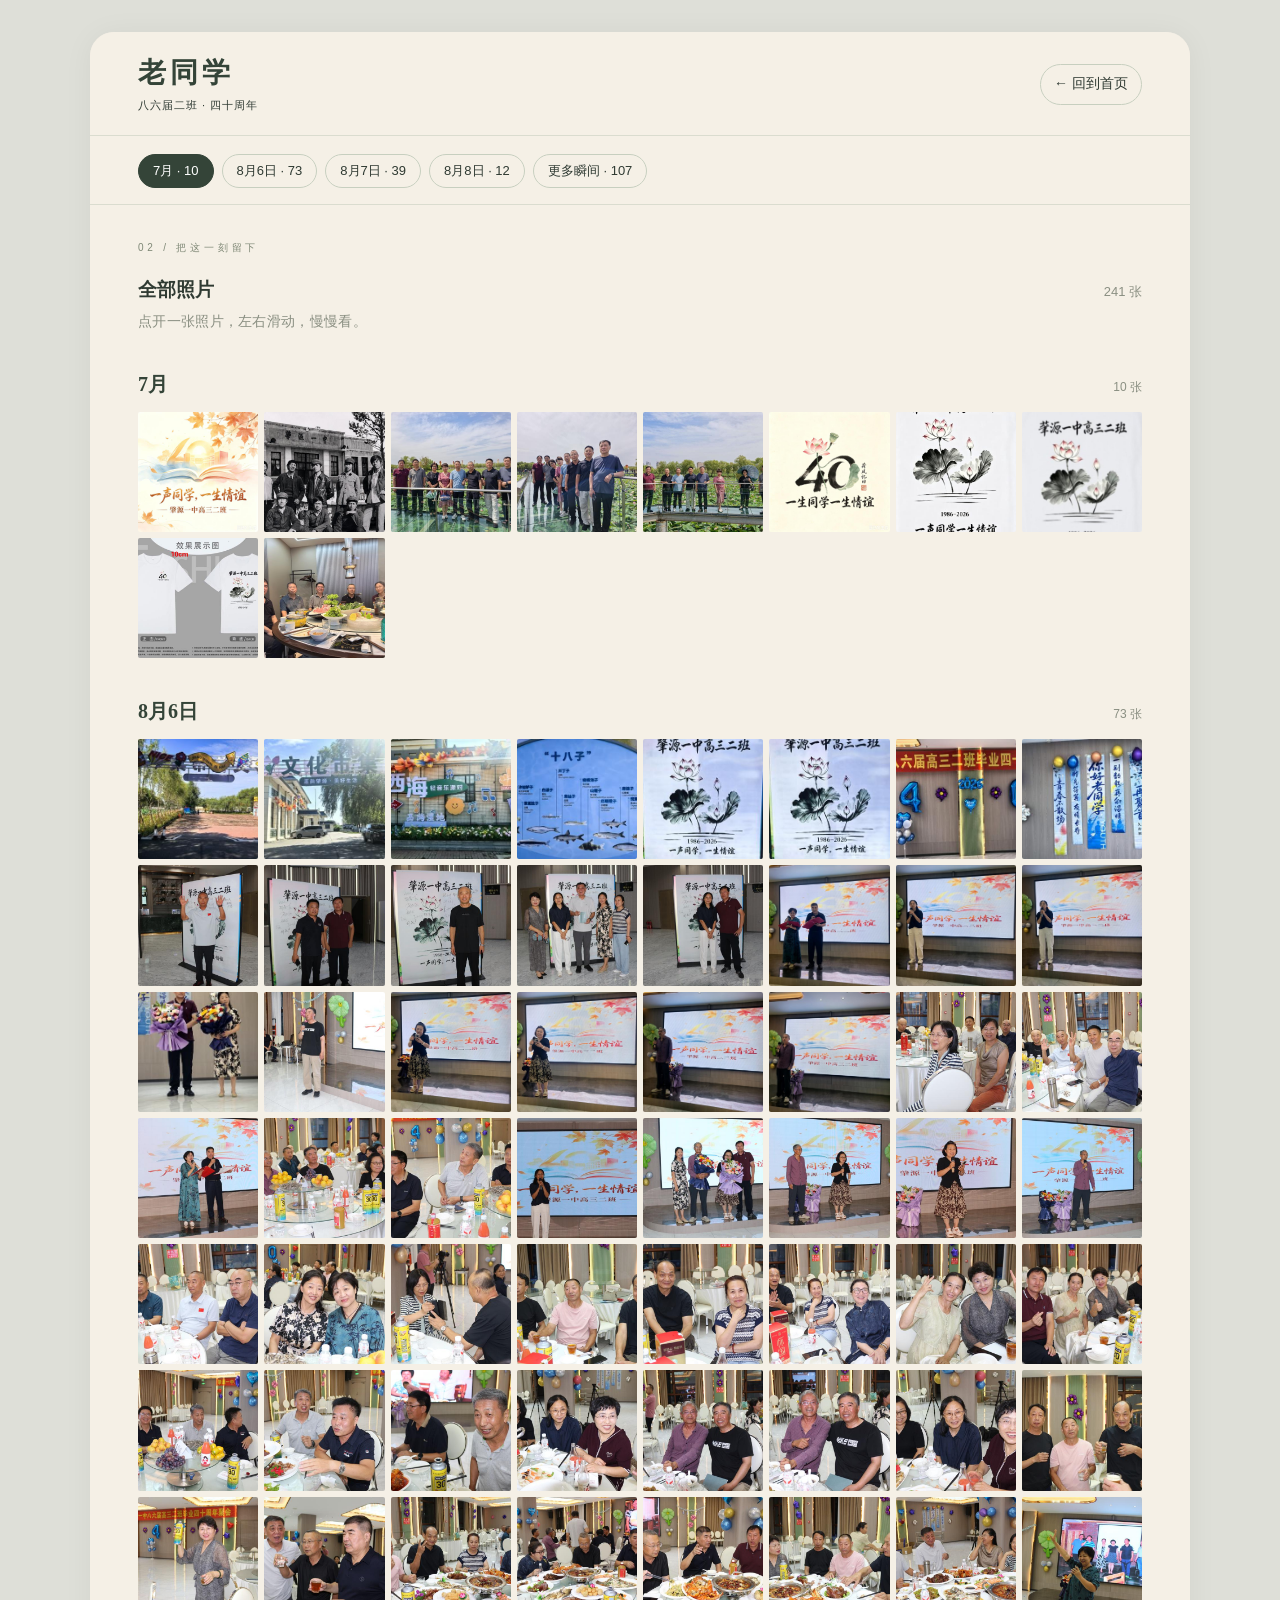
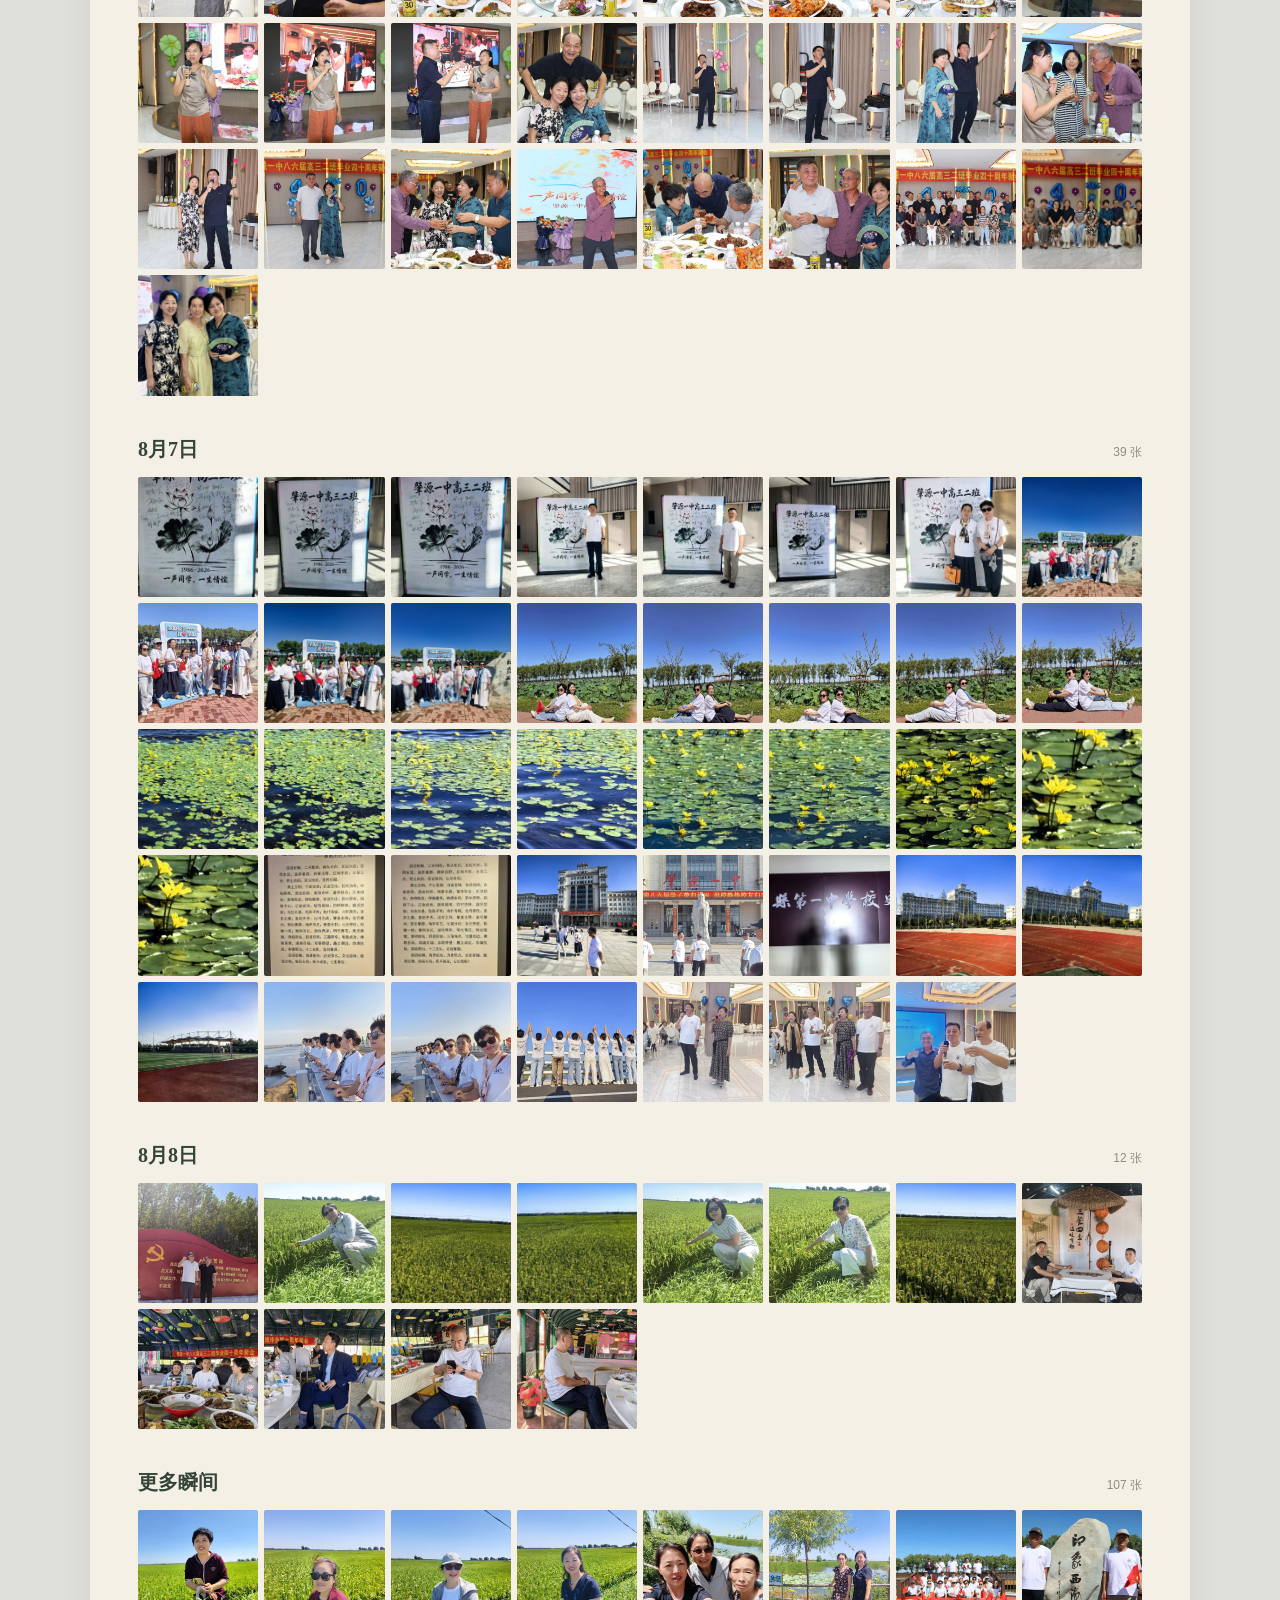
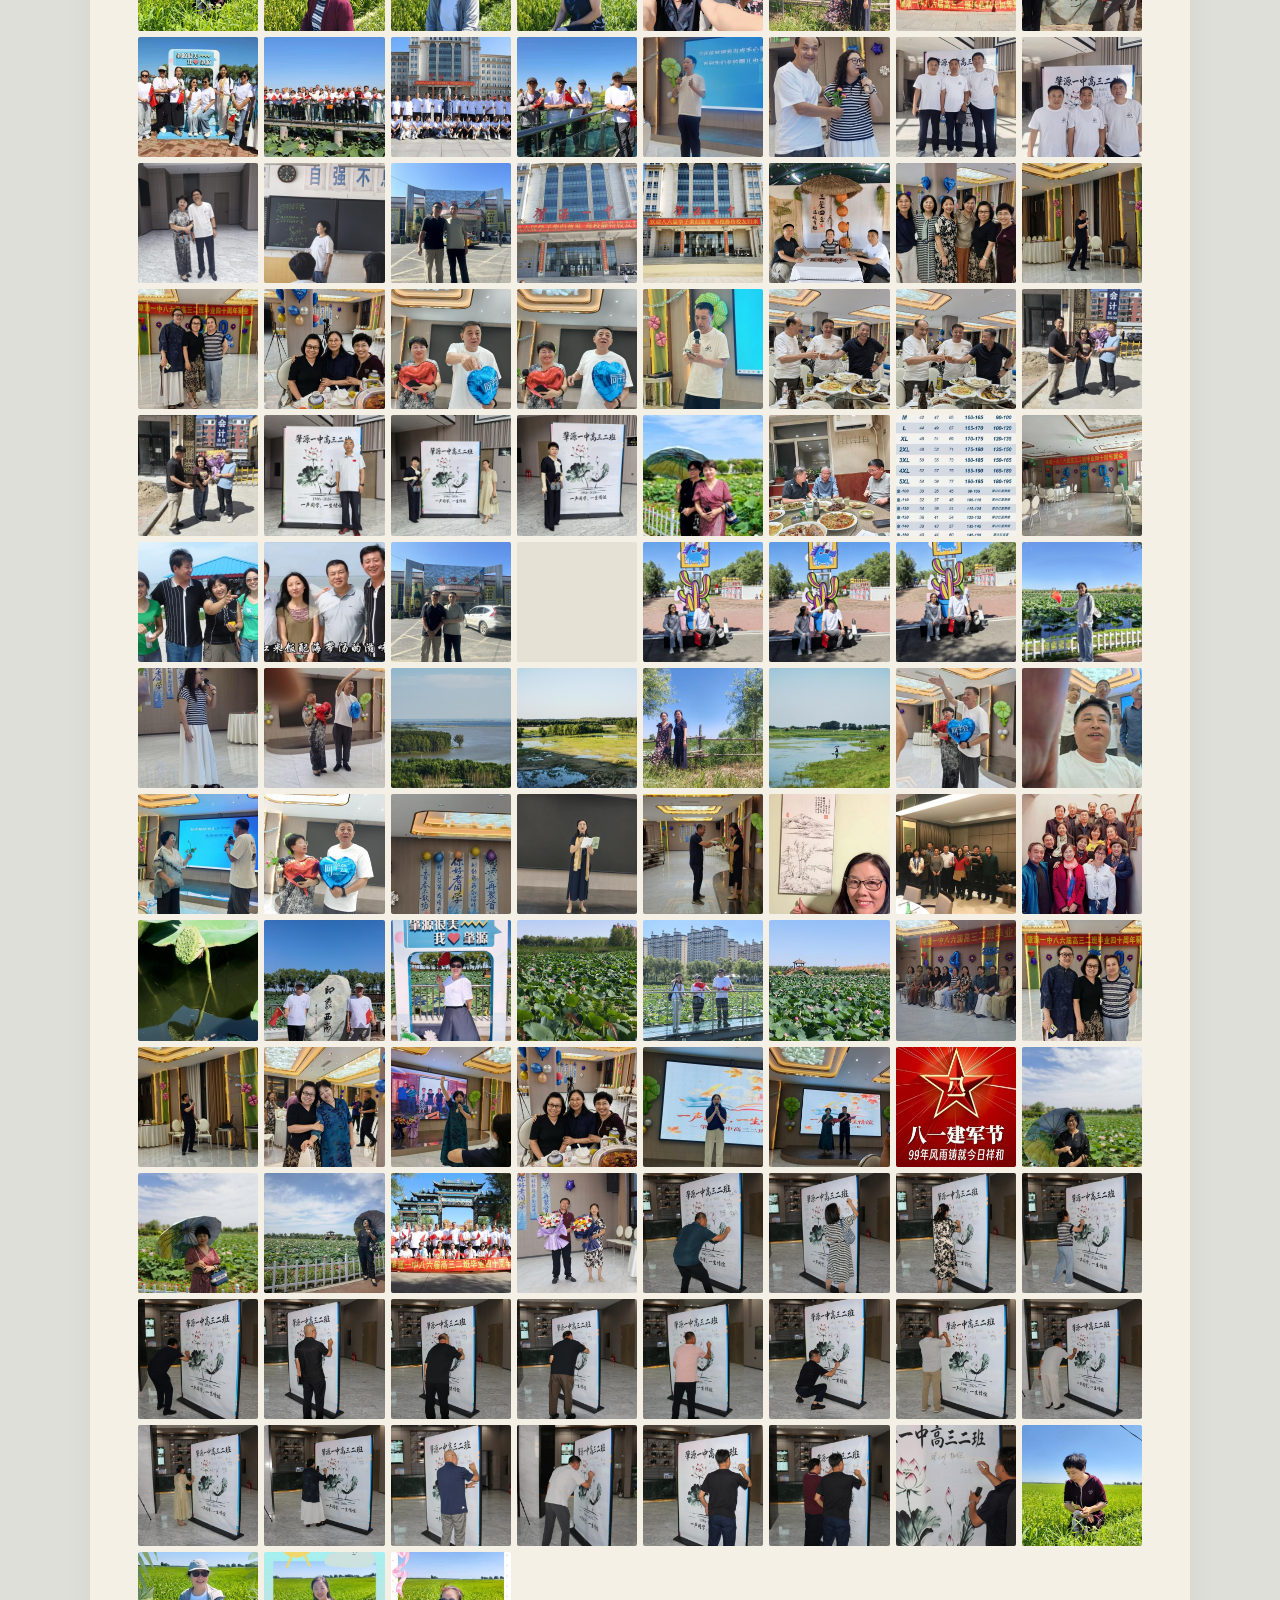
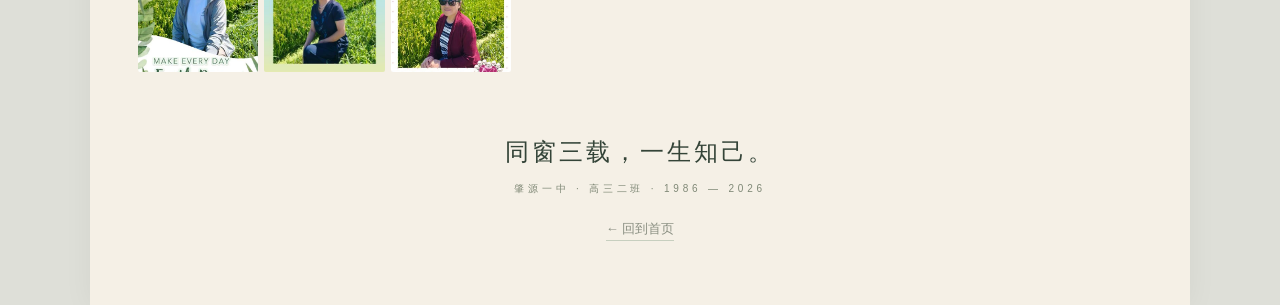
<file: gallery.html>
<!DOCTYPE html>
<html lang="zh-CN">
<head>
<meta charset="utf-8">
<meta name="viewport" content="width=device-width,initial-scale=1,viewport-fit=cover">
<meta name="theme-color" content="#f5f0e6">
<title>全部照片 · 老同学 · 肇源一中八六届高三二班</title>
<link rel="stylesheet" href="assets/style.css">
</head>
<body>
<main class="book">
  <div class="gtop">
    <header class="top">
      <div class="brand">
        <h1>老同学</h1>
        <p>八六届二班 · 四十周年</p>
      </div>
      <a class="pill back" href="index.html">← 回到首页</a>
    </header>
    <nav class="jump" id="jump"></nav>
  </div>
  <section class="gsec">
    <div class="eyebrow">02 / 把这一刻留下</div>
    <div class="album-head"><h3>全部照片</h3><span class="count">241 张</span></div>
    <p class="sub">点开一张照片，左右滑动，慢慢看。</p>
  </section>
  <div id="groups"></div>
  <footer class="foot">
    <div class="t">同窗三载，一生知己。</div>
    <div class="eyebrow">肇源一中 · 高三二班 · 1986 — 2026</div>
    <a class="totop" href="index.html">← 回到首页</a>
  </footer>
</main>
<script src="assets/photos.js"></script>
<script src="assets/lightbox.js"></script>
<script>
(function(){
  var P=window.PHOTOS,groups=[],map={};
  P.forEach(function(p,i){if(!map[p[3]]){map[p[3]]={name:p[3],items:[]};groups.push(map[p[3]]);}map[p[3]].items.push(i);});
  var pad=function(n){return ('000'+n).slice(-4);};
  var list=P.map(function(p){return {src:'assets/full/'+pad(p[0])+'.jpg',cap:p[3]};});
  var jump=document.getElementById('jump'),box=document.getElementById('groups'),frag=document.createDocumentFragment();
  groups.forEach(function(g,gi){
    var a=document.createElement('a');a.href='#g'+gi;a.textContent=g.name+' · '+g.items.length;if(gi===0)a.className='on';jump.appendChild(a);
    var s=document.createElement('section');s.className='group';s.id='g'+gi;
    s.innerHTML='<h4>'+g.name+'<small>'+g.items.length+' 张</small></h4>';
    var t=document.createElement('div');t.className='thumbs';
    g.items.forEach(function(i){var b=document.createElement('button');b.type='button';b.dataset.i=i;b.setAttribute('aria-label','查看第'+(i+1)+'张');
      var im=document.createElement('img');im.alt='';im.decoding='async';im.loading='lazy';im.dataset.src='assets/thumb/'+pad(P[i][0])+'.jpg';
      im.onload=function(){im.classList.add('ld');};b.appendChild(im);t.appendChild(b);});
    s.appendChild(t);frag.appendChild(s);
  });
  box.appendChild(frag);
  // lazy load thumbnails
  var imgs=[].slice.call(box.querySelectorAll('img[data-src]'));
  if('IntersectionObserver' in window){
    var io=new IntersectionObserver(function(es){es.forEach(function(e){if(e.isIntersecting){var im=e.target;im.src=im.dataset.src;io.unobserve(im);}});},{rootMargin:'600px 0px'});
    imgs.forEach(function(im){io.observe(im);});
  } else imgs.forEach(function(im){im.src=im.dataset.src;});
  box.addEventListener('click',function(e){var b=e.target.closest('button[data-i]');if(b)Lightbox.open(list,+b.dataset.i);});
  // highlight current group chip
  var chips=[].slice.call(jump.children),secs=[].slice.call(box.children);
  window.addEventListener('scroll',function(){var y=window.scrollY+170,cur=0;secs.forEach(function(s,i){if(s.offsetTop<=y)cur=i;});
    chips.forEach(function(c,i){var on=i===cur;if(on!==c.classList.contains('on')){c.classList.toggle('on',on);if(on)jump.scrollTo({left:c.offsetLeft-24,behavior:'smooth'});}});},{passive:true});
  jump.addEventListener('click',function(e){var a=e.target.closest('a');if(!a)return;e.preventDefault();var t=document.querySelector(a.getAttribute('href'));window.scrollTo({top:t.offsetTop-130,behavior:'smooth'});});
})();
</script>
</body>
</html>
</file>
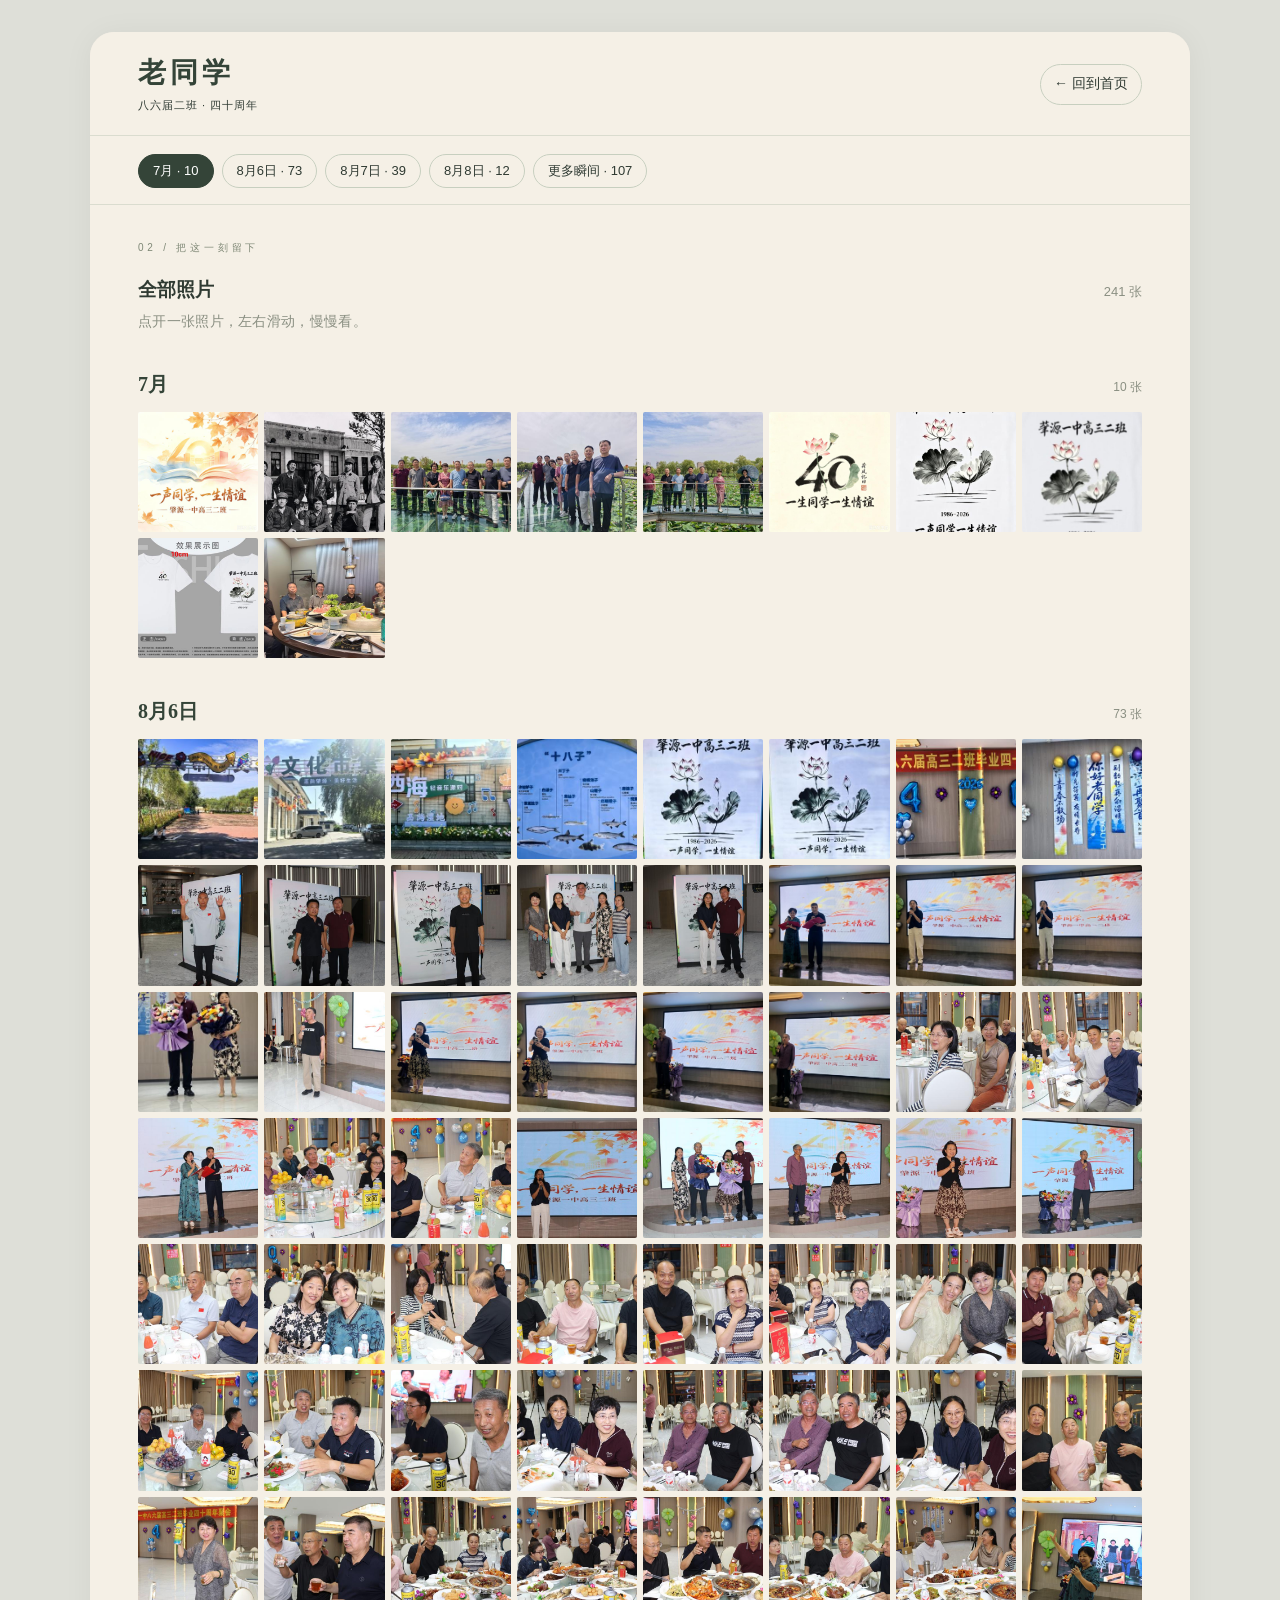
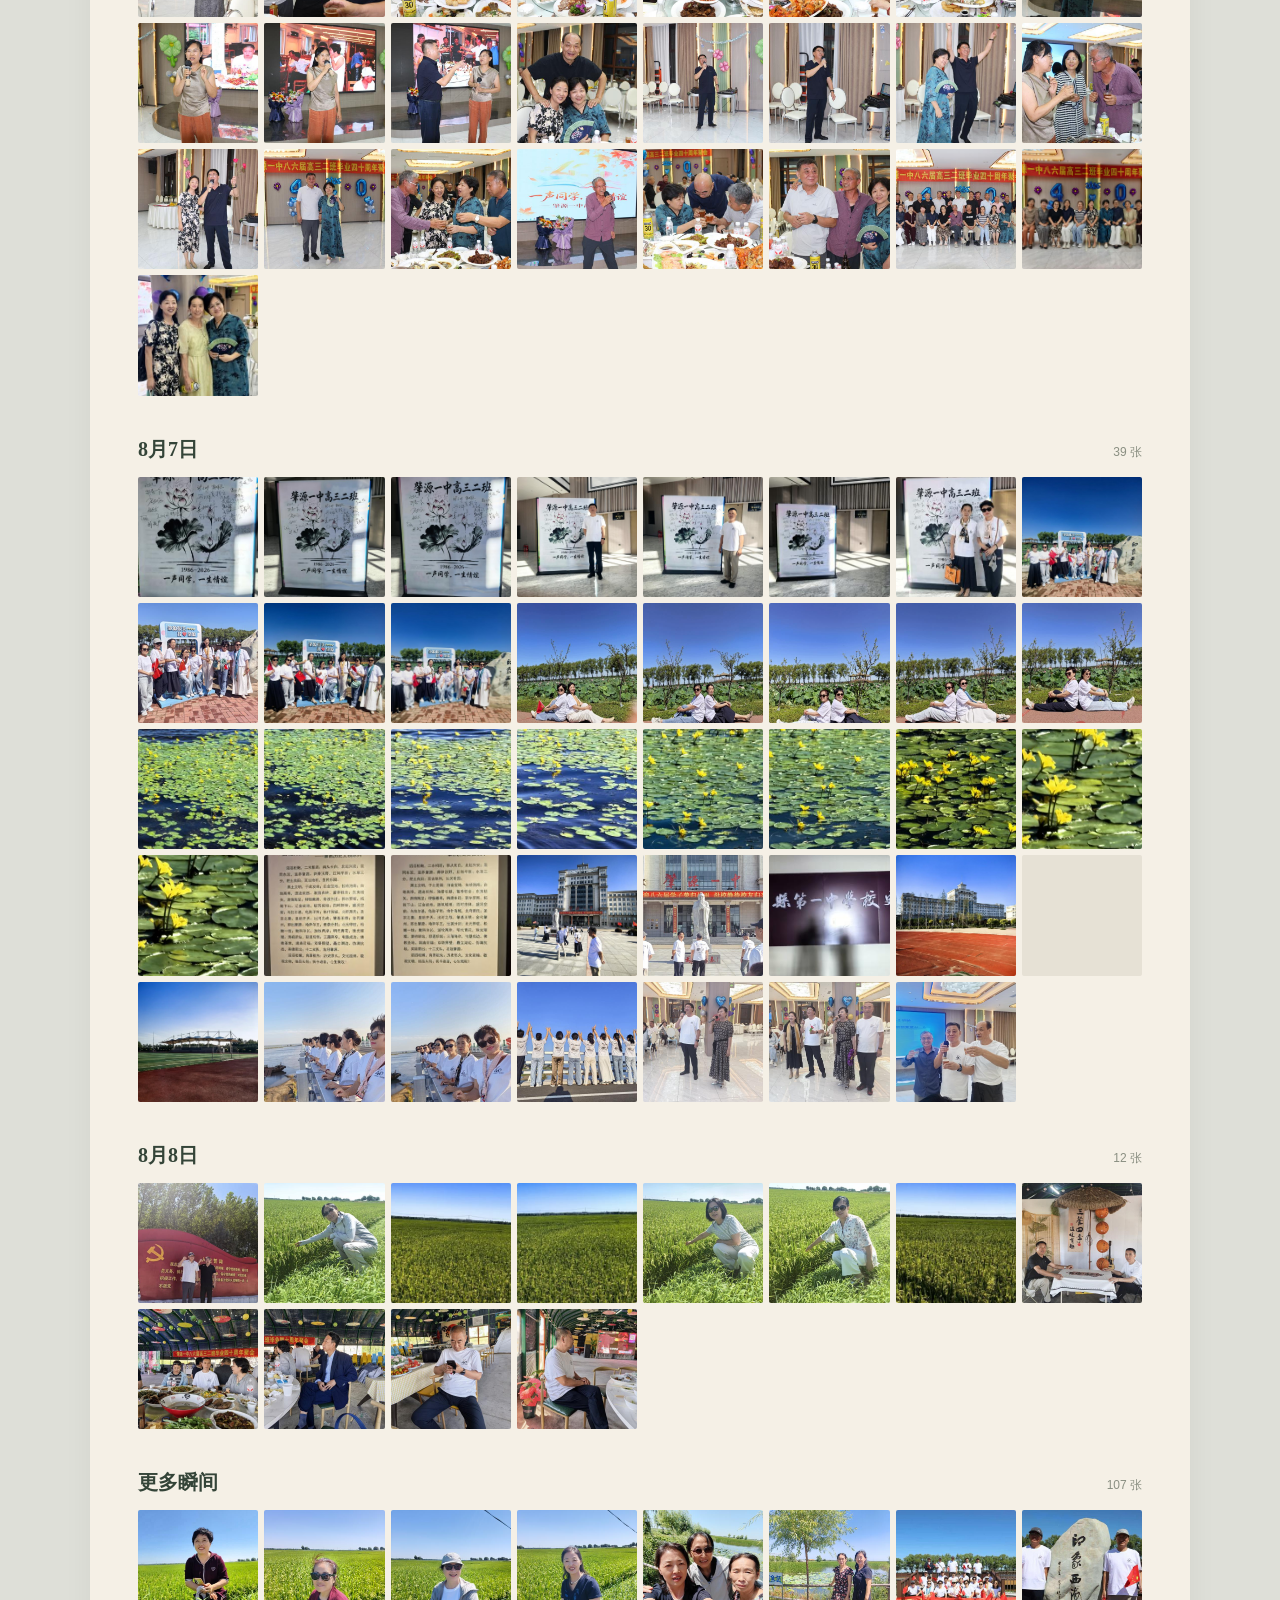
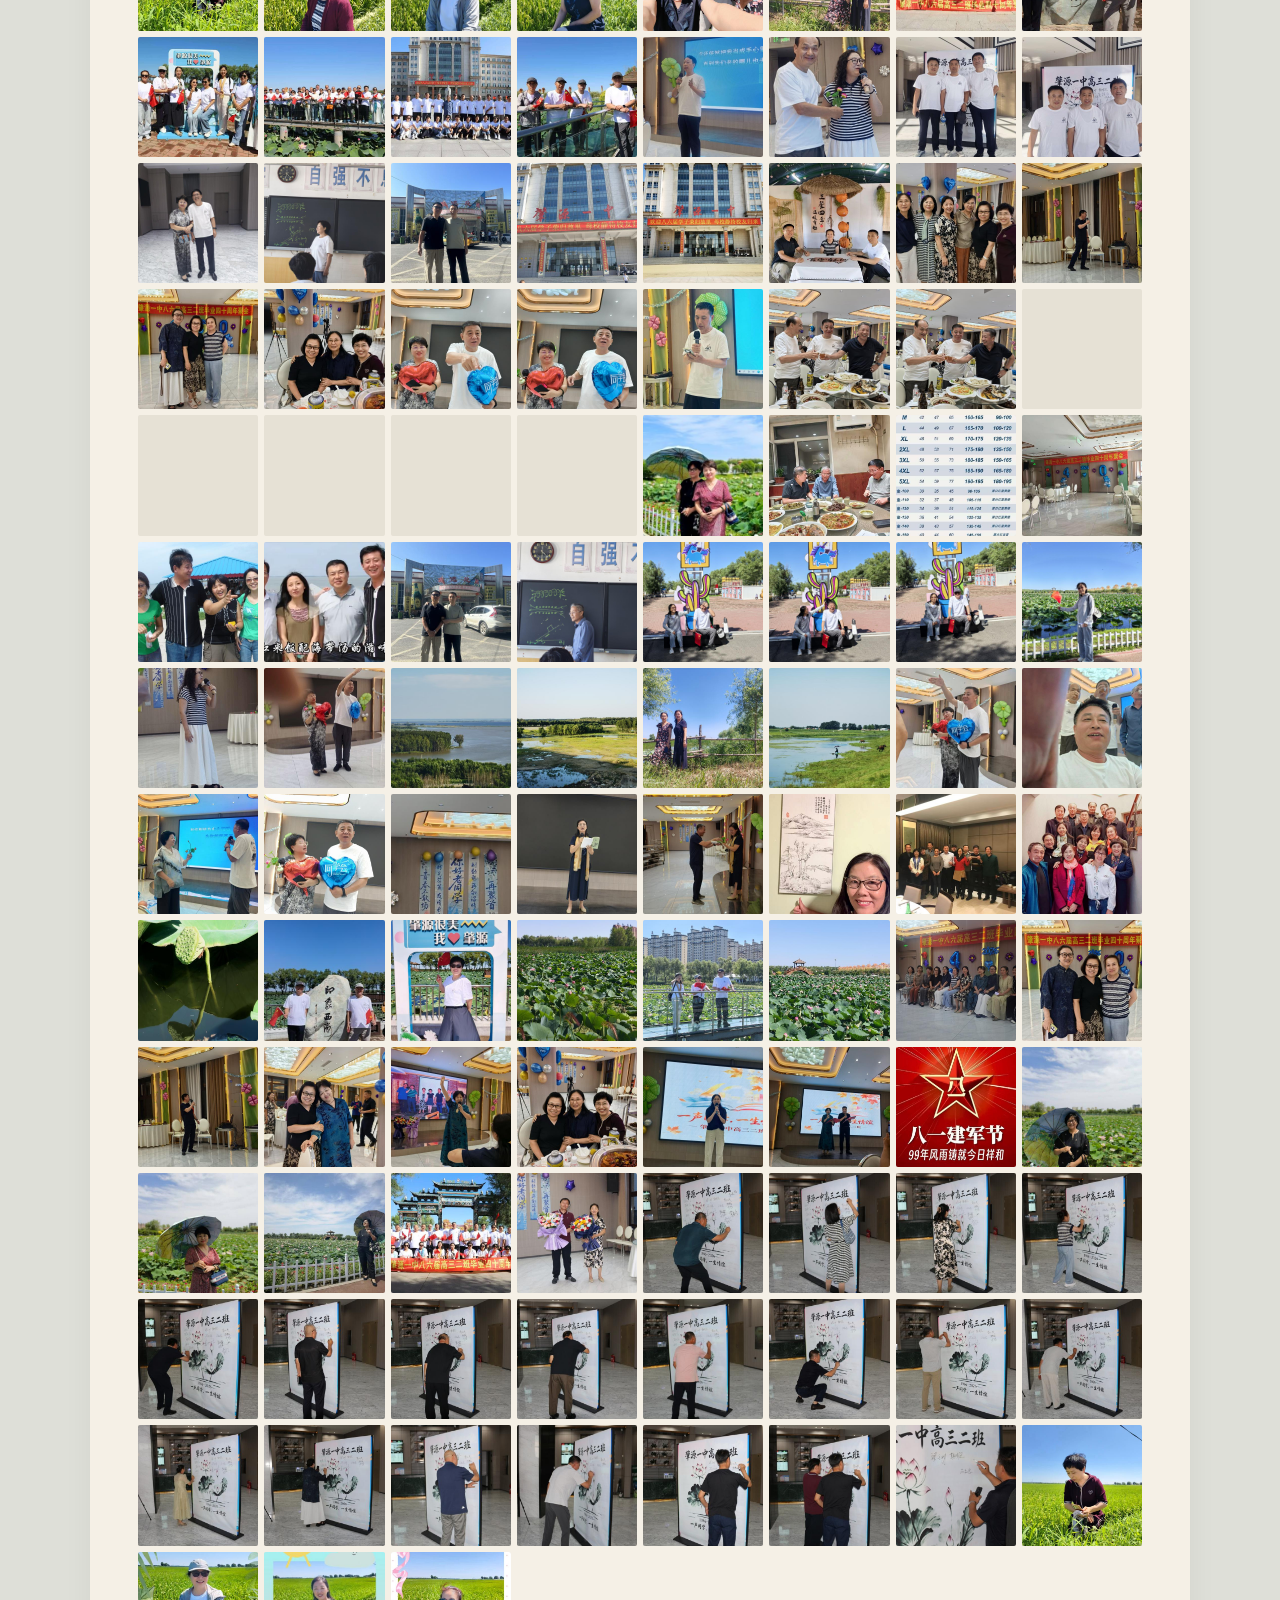
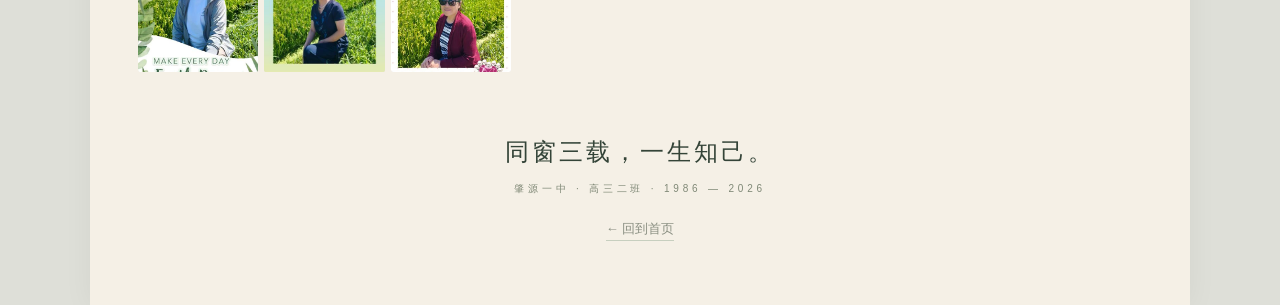
<file: preview/gallery.html>
<!DOCTYPE html>
<html lang="zh-CN">
<head>
<meta charset="utf-8">
<meta name="viewport" content="width=device-width,initial-scale=1">
<meta http-equiv="refresh" content="0;url=../gallery.html">
<link rel="canonical" href="../gallery.html">
<title>跳转中…</title>
<script>location.replace("../gallery.html");</script>
</head>
<body>
<p><a href="../gallery.html">进入相册</a></p>
</body>
</html>
</file>
<file: assets/style.css>
:root{
  --page:#dedfd8; --paper:#f5f0e6; --ink:#344438; --ink2:#2f3a32; --muted:#7f8876; --muted2:#8a8f82;
  --rust:#a15e41; --year:#8a6349; --bar:#ac7957; --line:#dadccf; --tab:#c7cfbf; --polaroid:#fffdf8; --stamp:#925b40;
  --serif:"Songti SC","STSong","Noto Serif SC","Noto Serif CJK SC","Source Han Serif SC","SimSun",Georgia,serif;
  --sans:-apple-system,BlinkMacSystemFont,"PingFang SC","Hiragino Sans GB","Microsoft YaHei","Noto Sans SC","Noto Sans CJK SC",sans-serif;
  --num:Georgia,"Iowan Old Style","Palatino Linotype",Palatino,"Times New Roman",serif;
}
*{box-sizing:border-box;margin:0;padding:0}
html{-webkit-text-size-adjust:100%}
body{background:var(--page);font-family:var(--sans);color:var(--ink2);-webkit-font-smoothing:antialiased;}
img{display:block;max-width:100%}
a{color:inherit;text-decoration:none}
button{font:inherit;color:inherit;background:none;border:0;cursor:pointer}
.book{max-width:480px;margin:0 auto;background:var(--paper);min-height:100vh;overflow:hidden}
@media (min-width:520px){.book{margin:24px auto;border-radius:24px 24px 0 0;box-shadow:0 2px 30px rgba(0,0,0,.05)}}

/* header */
.top{display:flex;justify-content:space-between;align-items:center;padding:19px 24px 18px;border-bottom:1px solid var(--line)}
.brand h1{font-family:var(--serif);font-weight:600;font-size:22px;letter-spacing:3px;color:var(--ink);line-height:1.2}
.brand p{font-size:9.5px;letter-spacing:1px;margin-top:8px;color:var(--ink2)}
.pill{border:1.5px solid var(--tab);border-radius:999px;height:41px;padding:0 13px;font-size:12px;display:inline-flex;align-items:center;gap:6px;color:var(--ink2);white-space:nowrap}
.pill i{font-style:normal;font-size:11px}

/* hero */
.hero{padding:34px 24px 34px;border-bottom:1px solid var(--line)}
.eyebrow{font-size:10px;letter-spacing:3.8px;color:var(--muted)}
.hero h2{font-family:var(--serif);font-weight:600;color:var(--ink);font-size:39px;line-height:1.48;margin-top:16px;letter-spacing:.5px}
.hero h2 em{font-style:normal;color:var(--rust)}
.hero .lead{font-size:13.5px;letter-spacing:2px;margin-top:16px;color:var(--ink2)}
.polaroid-wrap{position:relative;margin:26px -2px 0 -14px;}
.polaroid{background:var(--polaroid);padding:10px 10px 0;transform:rotate(-1.6deg);box-shadow:0 10px 24px rgba(80,70,50,.13),0 1px 3px rgba(80,70,50,.08)}
.polaroid .ph{aspect-ratio:430/305;overflow:hidden;background:#ddd}
.polaroid .ph img{width:100%;height:100%;object-fit:cover;transition:opacity .4s}
.polaroid figcaption{font-family:var(--serif);text-align:center;font-size:12px;padding:12px 0 22px;color:var(--ink2)}
.polaroid figcaption b{font-family:var(--num);font-weight:400}
.stamp{position:absolute;right:16px;top:-26px;width:62px;height:86px;background:#faf3e1;border:1.5px solid var(--stamp);transform:rotate(4deg);color:var(--stamp);text-align:center;font-family:var(--serif);box-shadow:0 2px 6px rgba(0,0,0,.08);z-index:2}
.stamp:before{content:"";position:absolute;inset:3px;border:1px solid var(--stamp)}
.stamp span{display:block;font-size:11px;line-height:1}
.stamp span:first-child{margin-top:12px}
.stamp strong{display:block;font-family:var(--num);font-size:26px;font-weight:500;line-height:1;margin:6px 0 6px}
.hero .intro{font-size:13.5px;line-height:2;margin-top:30px;color:var(--ink2)}
.cta{display:flex;justify-content:space-between;align-items:center;background:var(--ink);color:#fff;border-radius:5px;height:57px;padding:0 22px;margin-top:22px;font-size:15px;letter-spacing:.5px;width:100%}
.cta .arr{font-size:18px}
.hero .school{text-align:center;font-size:10px;letter-spacing:3.6px;color:var(--muted);margin-top:20px}

/* sections */
.sec{padding:40px 24px 40px;border-bottom:1px solid var(--line)}
.sec h3{font-family:var(--serif);font-weight:600;color:var(--ink);font-size:28px;line-height:1.5;margin-top:18px;letter-spacing:.5px}
.quote{border-left:2.5px solid var(--bar);padding:6px 0 4px 18px;margin-top:30px;font-family:var(--serif);font-size:20px;line-height:1.75;color:var(--ink2)}
.credit{font-size:10.5px;color:var(--muted);margin-top:16px}
.timeline{margin-top:34px;list-style:none}
.timeline li{display:flex;align-items:center;border-bottom:1px solid var(--line);padding:20px 0 19px}
.timeline .yr{font-family:var(--num);color:var(--year);font-size:34px;width:92px;flex:none;line-height:1;letter-spacing:-.5px}
.timeline b{display:block;font-weight:500;font-size:15px;color:var(--ink2)}
.timeline small{display:block;font-size:11px;color:var(--muted2);margin-top:7px}
.album-head{display:flex;justify-content:space-between;align-items:baseline}
.album-head .count{font-size:12px;color:var(--muted2)}
.sub{font-size:12.5px;color:var(--muted2);margin-top:10px;letter-spacing:.3px}
.tabs{display:grid;grid-template-columns:repeat(3,1fr);gap:8px;margin-top:22px}
.tabs button{height:44px;border-radius:999px;border:1.5px solid var(--tab);font-size:13px;color:var(--ink2);transition:.2s}
.tabs button.on{background:var(--ink);border-color:var(--ink);color:#fff}
.grid{display:grid;grid-template-columns:1fr 1fr;gap:0 12px;margin-top:22px}
.card{cursor:zoom-in}
.card .im{aspect-ratio:420/310;overflow:hidden;border-radius:4px;background:#e6e1d5}
.card img{width:100%;height:100%;object-fit:cover}
.card p{font-size:12.5px;color:var(--ink2);padding:10px 0 20px;line-height:1.4}
.card.big{grid-column:1/-1}
.card.big .im{aspect-ratio:3/2}
.card.hide{display:none}
.more{display:flex;justify-content:space-between;align-items:center;border:1.5px solid var(--ink);color:var(--ink);border-radius:5px;height:57px;padding:0 22px;font-size:15px;margin-top:8px;letter-spacing:.5px}
.more:active,.cta:active{opacity:.85}

/* video */
.video{margin-top:26px;border-radius:4px;overflow:hidden;background:#222}
.video video{display:block;width:100%;aspect-ratio:960/544;background:#000}
.vnote{font-size:12px;color:var(--muted);margin-top:12px}

/* footer */
.foot{padding:44px 24px 52px;text-align:center}
.foot .t{font-family:var(--serif);font-size:20px;color:var(--ink);letter-spacing:3px}
.foot .eyebrow{margin-top:14px}
.foot .totop{display:inline-block;margin-top:24px;font-size:13px;color:var(--muted2);border-bottom:1px solid var(--tab);padding-bottom:2px}

/* gallery page */
.gtop{position:sticky;top:0;z-index:5;background:rgba(245,240,230,.96);-webkit-backdrop-filter:blur(6px);backdrop-filter:blur(6px)}
.back{font-size:14px;color:var(--ink2)}
.gsec{padding:28px 24px 8px}
.gsec h3{margin-top:22px}
.jump{display:flex;gap:8px;overflow-x:auto;padding:16px 24px 14px;border-bottom:1px solid var(--line);scrollbar-width:none}
.jump::-webkit-scrollbar{display:none}
.jump a{flex:none;height:34px;line-height:31px;padding:0 14px;border:1.5px solid var(--tab);border-radius:999px;font-size:13px}
.jump a.on{background:var(--ink);color:#fff;border-color:var(--ink)}
.group{padding:26px 24px 6px;scroll-margin-top:140px}
.group h4{display:flex;justify-content:space-between;align-items:baseline;font-family:var(--serif);font-weight:600;font-size:20px;color:var(--ink);margin-bottom:14px}
.group h4 small{font-family:var(--sans);font-weight:400;font-size:12px;color:var(--muted2)}
.thumbs{display:grid;grid-template-columns:repeat(3,1fr);gap:4px}
.thumbs button{aspect-ratio:1;overflow:hidden;background:#e6e1d5;border-radius:2px;padding:0}
.thumbs img{width:100%;height:100%;object-fit:cover;opacity:0;transition:opacity .3s}
.thumbs img.ld{opacity:1}

/* lightbox */
.lb{position:fixed;inset:0;z-index:50;background:#121412;display:none;touch-action:none;user-select:none;-webkit-user-select:none}
.lb.open{display:block}
.lb-track{position:absolute;inset:0;display:flex;will-change:transform}
.lb-slide{flex:none;width:100vw;height:100%;display:flex;align-items:center;justify-content:center;padding:56px 0 76px}
.lb-slide img{max-width:100%;max-height:100%;object-fit:contain}
.lb-top{position:absolute;top:0;left:0;right:0;display:flex;justify-content:space-between;align-items:center;padding:10px 12px 10px 16px;color:#eee;font-size:14px;z-index:2;font-family:var(--num);letter-spacing:1px}
.lb-actions{display:flex;align-items:center;gap:8px}
.lb-dl{display:inline-flex;align-items:center;justify-content:center;height:40px;padding:0 14px;border-radius:999px;background:rgba(245,240,230,.94);color:var(--ink);font-family:var(--sans);font-size:14px;letter-spacing:.6px;text-decoration:none;line-height:1;-webkit-tap-highlight-color:transparent}
.lb-dl:active{opacity:.8}
.lb-close{width:40px;height:40px;font-size:26px;color:#eee;line-height:40px}
.lb-toast{position:absolute;left:50%;bottom:86px;transform:translateX(-50%);z-index:3;max-width:calc(100% - 48px);padding:10px 16px;border-radius:8px;background:rgba(245,240,230,.96);color:var(--ink);font-family:var(--sans);font-size:13px;letter-spacing:.3px;line-height:1.4;text-align:center;box-shadow:0 4px 16px rgba(0,0,0,.28);opacity:0;pointer-events:none;transition:opacity .2s}
.lb-toast.show{opacity:1}
.lb-cap{position:absolute;left:0;right:0;bottom:22px;text-align:center;color:#e8e4da;font-size:14px;padding:0 24px;z-index:2}
.lb-nav{position:absolute;top:50%;transform:translateY(-50%);width:44px;height:64px;color:#fff;font-size:28px;opacity:.6;z-index:2}
.lb-prev{left:4px}.lb-next{right:4px}
@media (hover:none){.lb-nav{display:none}}
body.noscroll{overflow:hidden}


/* films (reunion videos) */
.films{margin-top:26px;display:flex;flex-direction:column;gap:26px}
.film-cover{position:relative;aspect-ratio:16/9;border-radius:4px;overflow:hidden;background:#222;cursor:pointer}
.film-cover img{width:100%;height:100%;object-fit:cover;display:block}
.film-cover::after{content:"";position:absolute;inset:0;background:linear-gradient(to top,rgba(20,22,18,.42) 0%,rgba(20,22,18,.06) 38%,rgba(20,22,18,.10) 100%);pointer-events:none}
.film-play{position:absolute;inset:0;display:flex;align-items:center;justify-content:center;z-index:1;pointer-events:none}
.film-play-btn{width:54px;height:54px;border-radius:50%;background:rgba(245,240,230,.94);color:var(--ink);box-shadow:0 4px 18px rgba(40,36,24,.28);display:flex;align-items:center;justify-content:center;padding-left:3px}
.film-play-btn svg{display:block}
.film-dur{position:absolute;right:10px;bottom:10px;z-index:2;background:rgba(20,22,18,.78);color:#f5f0e6;font-family:var(--num);font-size:11px;letter-spacing:.6px;padding:3px 7px;border-radius:3px;line-height:1.2;pointer-events:none}
.film-meta{padding:12px 0 0}
.film-ep{display:block;font-size:10px;letter-spacing:3.2px;color:var(--rust);line-height:1}
.film-meta h4{font-family:var(--serif);font-weight:600;font-size:17px;color:var(--ink);margin-top:7px;letter-spacing:.4px;line-height:1.4}
.film-actions{display:flex;flex-wrap:wrap;gap:8px;margin-top:10px}
.film-bl,.film-fs{display:inline-flex;align-items:center;height:32px;padding:0 12px;font-size:12px;color:var(--ink2);border:1.5px solid var(--tab);border-radius:999px;letter-spacing:.2px;background:none}
.film-fs{color:var(--ink);border-color:var(--ink)}
.film-bl:active,.film-fs:active{opacity:.75}
.film-cover.playing{cursor:default;overflow:visible;transform:none;filter:none;contain:none;will-change:auto}
.film-cover.playing::after{display:none}
.film-cover iframe{position:absolute;inset:0;width:100%;height:100%;border:0;display:block;background:#000}
/* neutralize ancestors that can block Fullscreen API / iOS FS */
body.film-playing .book,
body.film-fs-open .book{
  overflow:visible;
  transform:none;
  filter:none;
  contain:none;
  will-change:auto;
}

/* site-own fullscreen overlay (iOS / WeChat fallback) */
.film-overlay{position:fixed;inset:0;z-index:400;width:100vw;height:100vh;height:100dvh;background:#000;display:none}
.film-overlay.open{display:block}
.film-overlay-close{position:fixed;top:max(12px,calc(env(safe-area-inset-top,0px) + 8px));right:max(12px,calc(env(safe-area-inset-right,0px) + 8px));z-index:402;width:44px;height:44px;border-radius:50%;background:rgba(245,240,230,.92);color:#1a1c18;font-size:22px;line-height:44px;text-align:center;border:0;cursor:pointer;box-shadow:0 2px 10px rgba(0,0,0,.35)}
.film-overlay-stage{position:absolute;inset:0;display:flex;align-items:center;justify-content:center;overflow:hidden}
.film-overlay-stage iframe{border:0;display:block;background:#000;max-width:100%;max-height:100%}
@media (orientation:portrait){
  .film-overlay-stage{top:50%;left:50%;right:auto;bottom:auto;width:100dvh;height:100vw;inset:auto;transform:translate(-50%,-50%) rotate(90deg);transform-origin:center center}
}
@media (orientation:landscape){
  .film-overlay-stage{inset:0;width:auto;height:auto;transform:none}
}

/* desktop layout — mobile styles above stay unchanged */
@media (min-width:768px){
  .book{max-width:1100px;margin:32px auto 0;border-radius:24px 24px 0 0;box-shadow:0 2px 30px rgba(0,0,0,.05)}
  .top{padding:24px 48px 22px}
  .brand h1{font-size:28px;letter-spacing:4px}
  .brand p{font-size:11px;margin-top:8px}
  .hero{padding:56px 48px 56px}
  .hero h2{font-size:52px;line-height:1.4;margin-top:18px}
  .hero .lead{font-size:16px}
  .hero .intro{font-size:16px;line-height:2;max-width:28em}
  .polaroid-wrap{max-width:640px;margin:36px auto 0}
  .cta,.more{max-width:400px}
  .hero .school{font-size:11px}
  .sec{padding:56px 48px}
  .sec h3{font-size:36px;margin-top:20px}
  .quote{font-size:24px;margin-top:34px}
  .timeline .yr{font-size:40px;width:110px}
  .timeline b{font-size:17px}
  .sub{font-size:14px}
  .album-head .count{font-size:13px}
  .tabs{max-width:420px}
  .grid{grid-template-columns:repeat(4,1fr);gap:0 18px;margin-top:28px}
  .card.big{grid-column:span 2}
  .card p{font-size:13.5px;padding:12px 0 22px}
  .films{display:grid;grid-template-columns:repeat(3,1fr);gap:28px 24px;margin-top:32px}
  .film-meta h4{font-size:18px}
  .foot{padding:56px 48px 64px}
  .foot .t{font-size:24px}
  .gsec{padding:36px 48px 8px}
  .group{padding:32px 48px 8px}
  .jump{padding:18px 48px 16px}
  .thumbs{grid-template-columns:repeat(6,1fr);gap:6px}
}
@media (min-width:1024px){
  .thumbs{grid-template-columns:repeat(8,1fr)}
}
</file>
